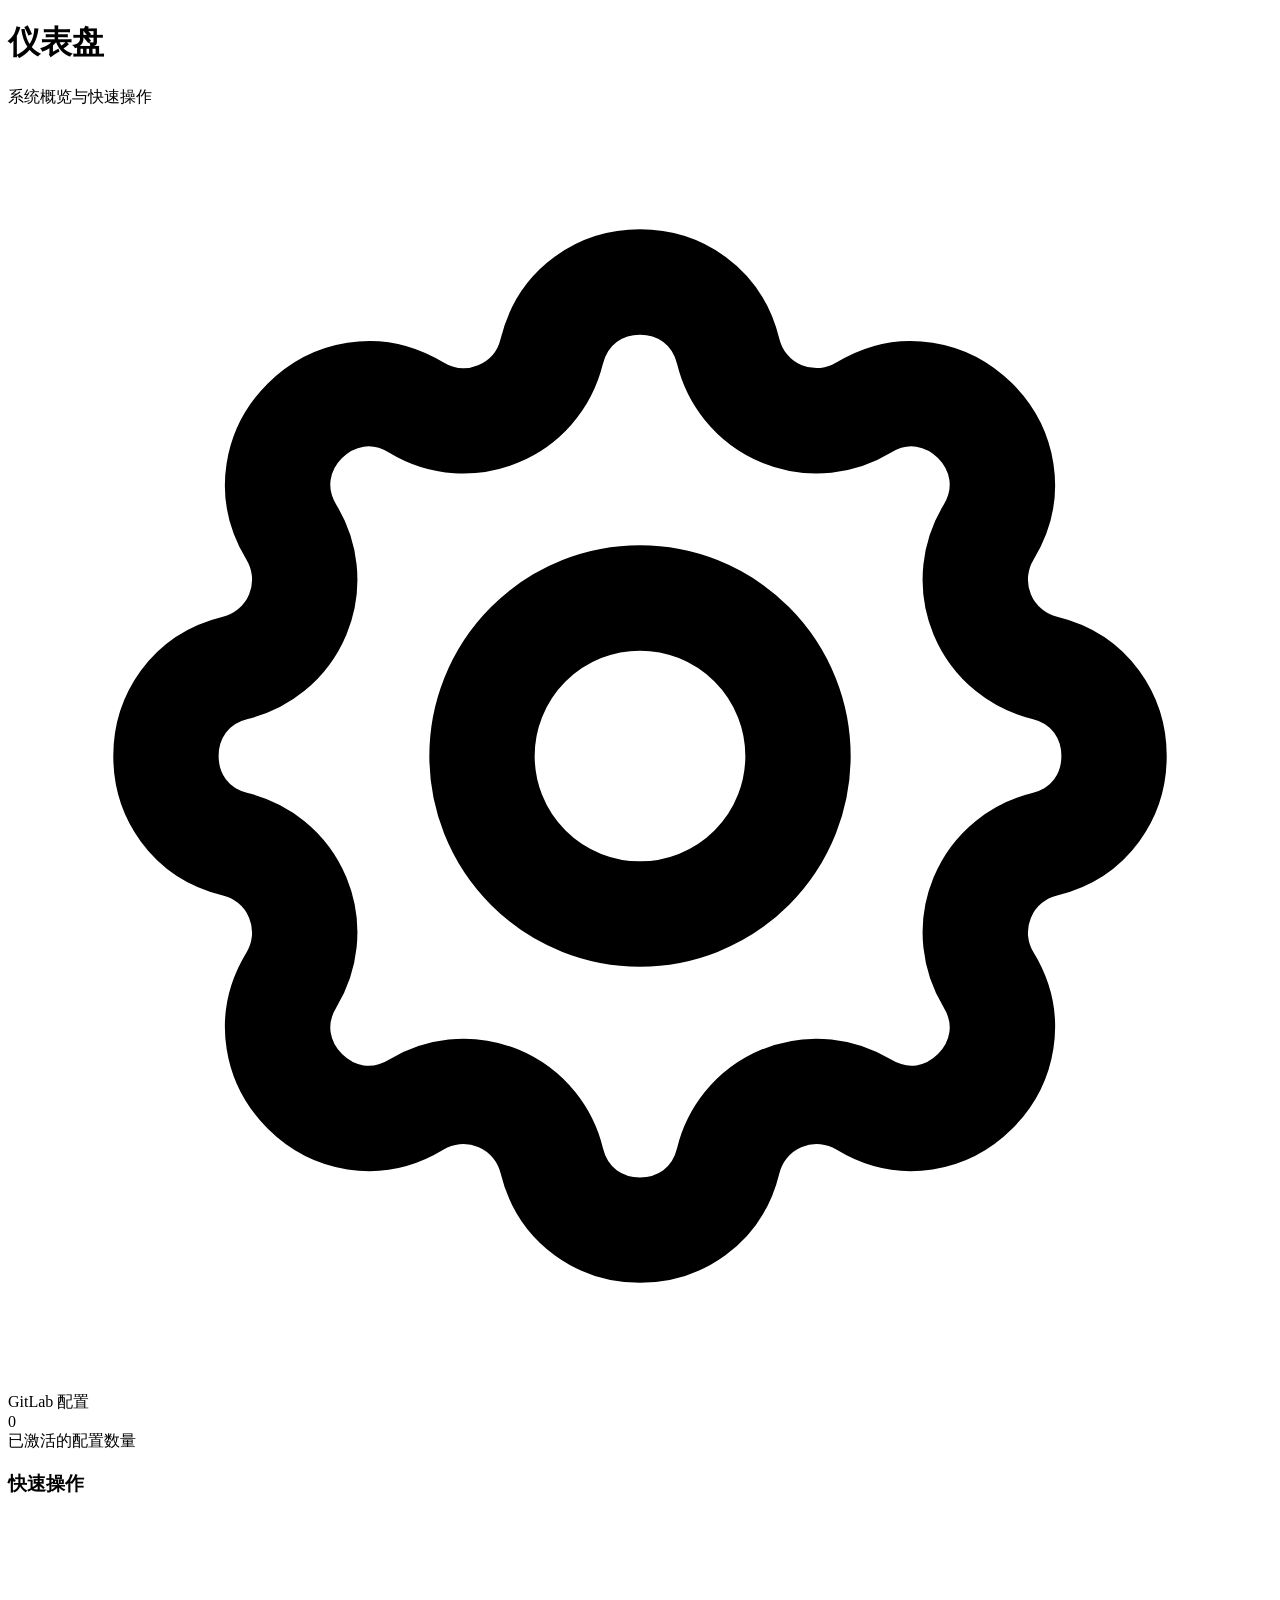
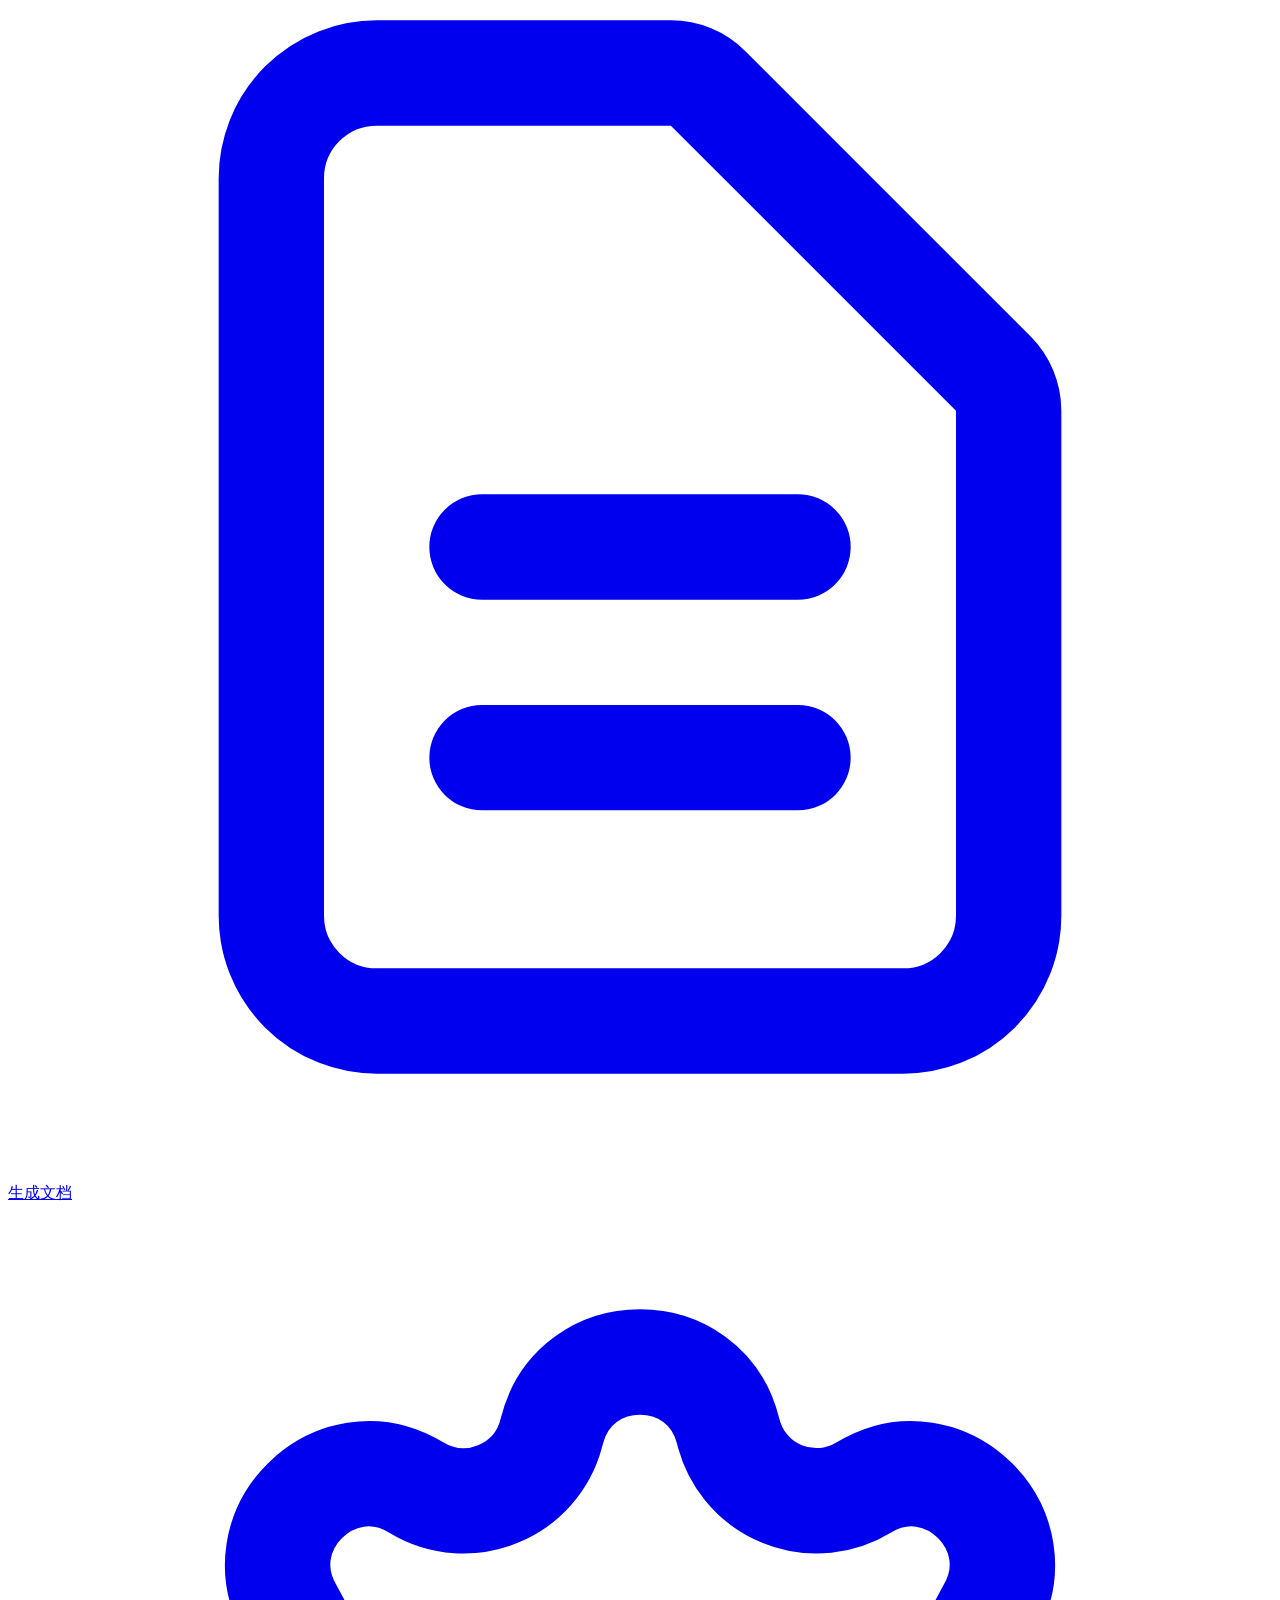
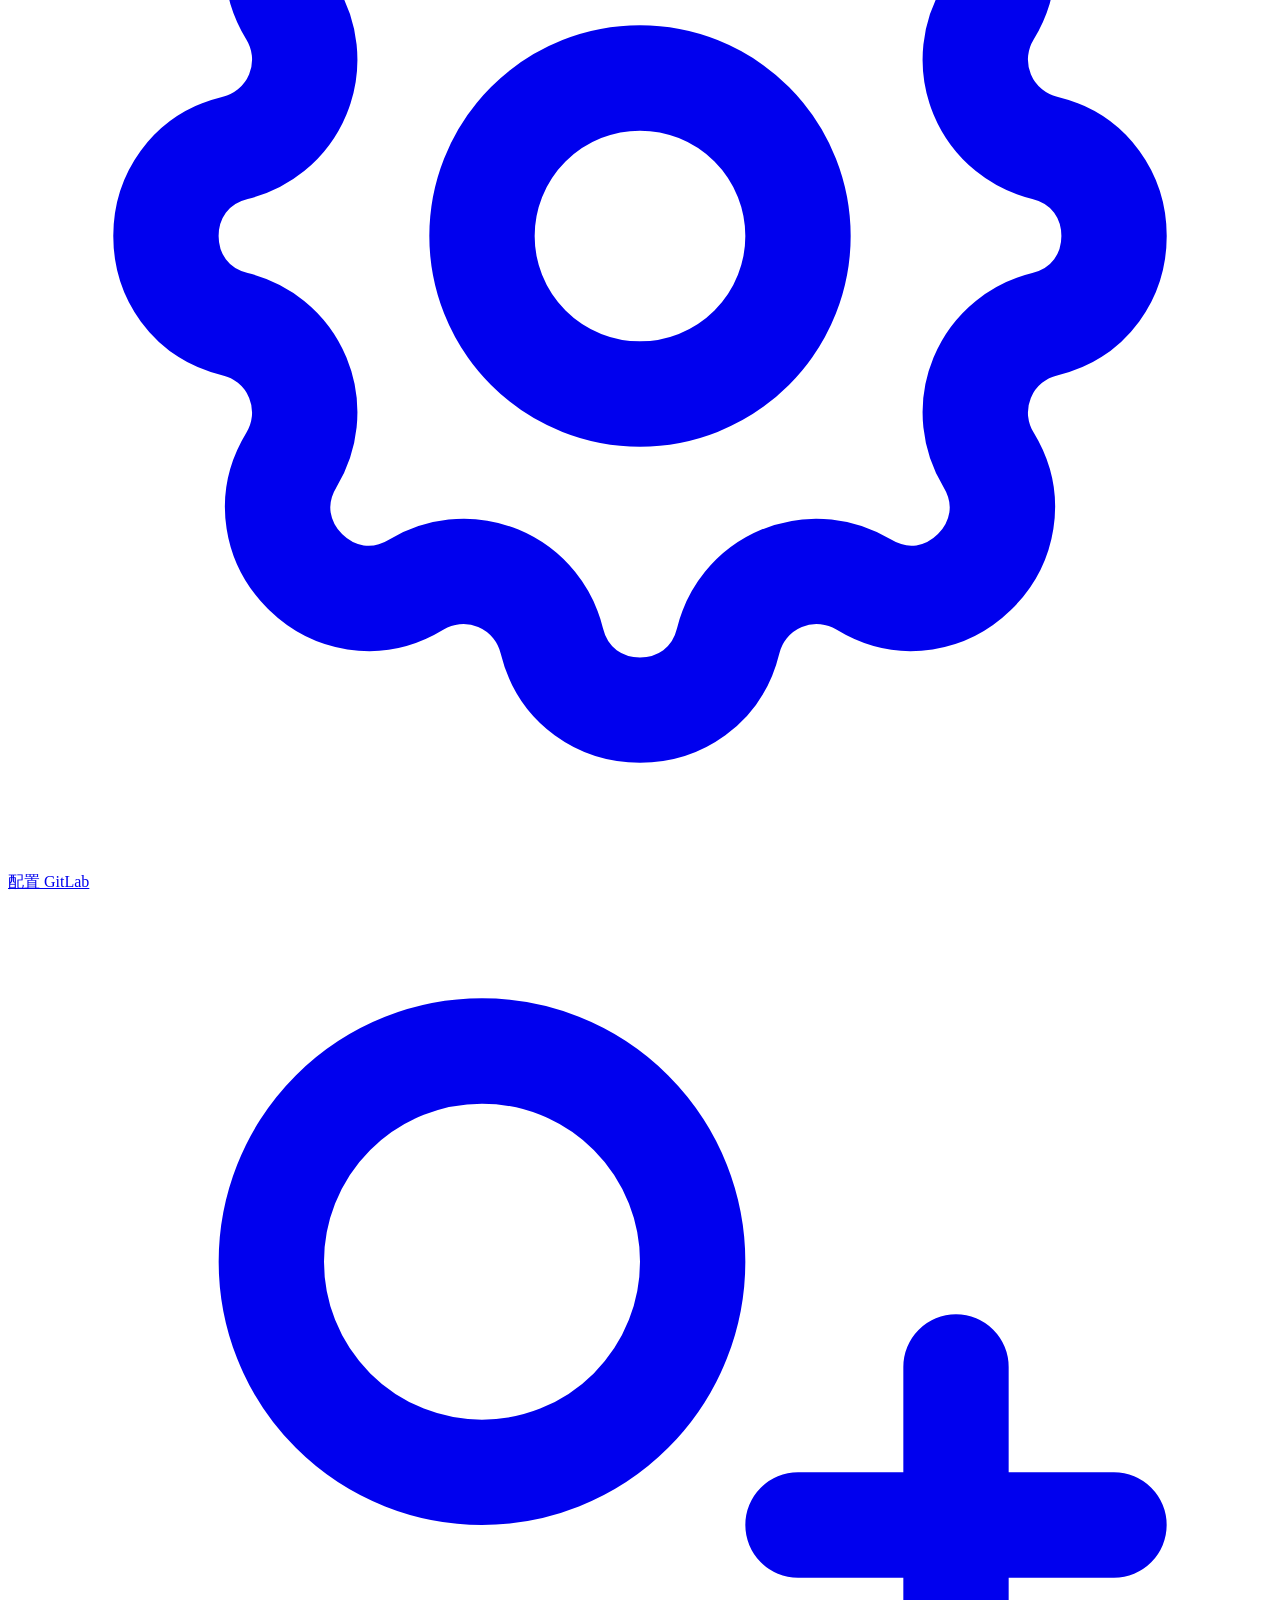
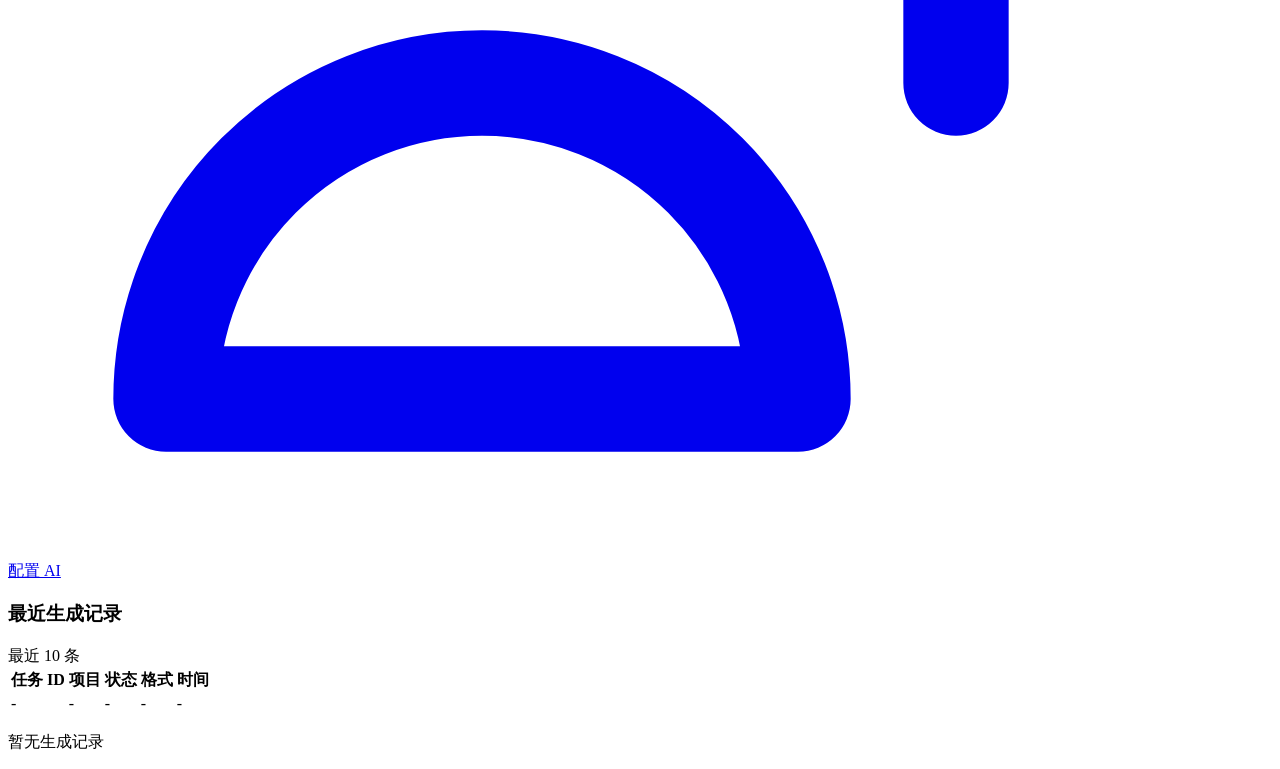
<file: devops-ai-web/src/main/resources/templates/index.html>
<!DOCTYPE html>
<html xmlns:th="http://www.thymeleaf.org" class="bg-[#0A0E14]">
<head th:replace="fragments/header :: header">
    <meta charset="UTF-8">
    <meta name="viewport" content="width=device-width, initial-scale=1.0">
    <title>仪表盘 - devops-ai</title>
</head>
<body class="bg-[#0A0E14] text-[#E2E8F0] min-h-screen antialiased">
<div th:replace="fragments/sidebar :: sidebar"></div>
<div class="ml-56 min-h-screen p-8">
    <div class="max-w-7xl mx-auto">
        <div class="flex items-center justify-between mb-8">
            <div>
                <h1 class="text-xl font-semibold text-[#F8FAFC] tracking-tight">仪表盘</h1>
                <p class="text-sm text-[#64748B] mt-1">系统概览与快速操作</p>
            </div>
        </div>

        <div class="grid grid-cols-12 gap-5">
            <div class="col-span-12 lg:col-span-4">
                <div class="bg-[#0F172A] rounded-xl border border-[#1E293B] p-6 card-hover">
                    <div class="flex items-center gap-3 mb-3">
                        <div class="w-10 h-10 rounded-lg bg-[#22C55E]/10 flex items-center justify-center">
                            <svg class="w-5 h-5 text-[#22C55E]" fill="none" stroke="currentColor" viewBox="0 0 24 24">
                                <path stroke-linecap="round" stroke-linejoin="round" stroke-width="2" d="M10.325 4.317c.426-1.756 2.924-1.756 3.35 0a1.724 1.724 0 002.573 1.066c1.543-.94 3.31.826 2.37 2.37a1.724 1.724 0 001.066 2.573c1.756.426 1.756 2.924 0 3.35a1.724 1.724 0 00-1.066 2.573c.94 1.543-.826 3.31-2.37 2.37a1.724 1.724 0 00-2.573 1.066c-.426 1.756-2.924 1.756-3.35 0a1.724 1.724 0 00-2.573-1.066c-1.543.94-3.31-.826-2.37-2.37a1.724 1.724 0 00-1.066-2.573c-1.756-.426-1.756-2.924 0-3.35a1.724 1.724 0 001.066-2.573c-.94-1.543.826-3.31 2.37-2.37.996.608 2.296.07 2.572-1.065z"/>
                                <path stroke-linecap="round" stroke-linejoin="round" stroke-width="2" d="M15 12a3 3 0 11-6 0 3 3 0 016 0z"/>
                            </svg>
                        </div>
                        <span class="text-sm font-medium text-[#94A3B8]">GitLab 配置</span>
                    </div>
                    <div class="text-4xl font-bold text-[#F8FAFC] tracking-tight" th:text="${configCount}">0</div>
                    <div class="mt-2 text-xs text-[#64748B]">已激活的配置数量</div>
                </div>
            </div>

            <div class="col-span-12 lg:col-span-8">
                <div class="bg-[#0F172A] rounded-xl border border-[#1E293B] p-6 h-full">
                    <h3 class="text-sm font-medium text-[#94A3B8] mb-4">快速操作</h3>
                    <div class="flex flex-wrap gap-3">
                        <a href="/generate" class="btn-primary inline-flex items-center gap-2 px-4 py-2.5 rounded-lg bg-[#22C55E] text-[#0F172A] text-sm font-medium no-underline">
                            <svg class="w-4 h-4" fill="none" stroke="currentColor" viewBox="0 0 24 24">
                                <path stroke-linecap="round" stroke-linejoin="round" stroke-width="2" d="M9 12h6m-6 4h6m2 5H7a2 2 0 01-2-2V5a2 2 0 012-2h5.586a1 1 0 01.707.293l5.414 5.414a1 1 0 01.293.707V19a2 2 0 01-2 2z"/>
                            </svg>
                            生成文档
                        </a>
                        <a href="/config/gitlab" class="btn-ghost inline-flex items-center gap-2 px-4 py-2.5 rounded-lg border border-[#1E293B] text-[#94A3B8] text-sm font-medium no-underline hover:text-[#F8FAFC]">
                            <svg class="w-4 h-4" fill="none" stroke="currentColor" viewBox="0 0 24 24">
                                <path stroke-linecap="round" stroke-linejoin="round" stroke-width="2" d="M10.325 4.317c.426-1.756 2.924-1.756 3.35 0a1.724 1.724 0 002.573 1.066c1.543-.94 3.31.826 2.37 2.37a1.724 1.724 0 001.066 2.573c1.756.426 1.756 2.924 0 3.35a1.724 1.724 0 00-1.066 2.573c.94 1.543-.826 3.31-2.37 2.37a1.724 1.724 0 00-2.573 1.066c-.426 1.756-2.924 1.756-3.35 0a1.724 1.724 0 00-2.573-1.066c-1.543.94-3.31-.826-2.37-2.37a1.724 1.724 0 00-1.066-2.573c-1.756-.426-1.756-2.924 0-3.35a1.724 1.724 0 001.066-2.573c-.94-1.543.826-3.31 2.37-2.37.996.608 2.296.07 2.572-1.065z"/>
                                <path stroke-linecap="round" stroke-linejoin="round" stroke-width="2" d="M15 12a3 3 0 11-6 0 3 3 0 016 0z"/>
                            </svg>
                            配置 GitLab
                        </a>
                        <a href="/config/ai" class="btn-ghost inline-flex items-center gap-2 px-4 py-2.5 rounded-lg border border-[#1E293B] text-[#94A3B8] text-sm font-medium no-underline hover:text-[#F8FAFC]">
                            <svg class="w-4 h-4" fill="none" stroke="currentColor" viewBox="0 0 24 24">
                                <path stroke-linecap="round" stroke-linejoin="round" stroke-width="2" d="M13 7a4 4 0 11-8 0 4 4 0 018 0zM3 21a6 6 0 0112 0H3zM18 9v6m-3-3h6"/>
                            </svg>
                            配置 AI
                        </a>
                    </div>
                </div>
            </div>
        </div>

        <div class="bg-[#0F172A] rounded-xl border border-[#1E293B] mt-5">
            <div class="px-6 py-4 border-b border-[#1E293B] flex items-center justify-between">
                <h3 class="text-sm font-medium text-[#F8FAFC]">最近生成记录</h3>
                <span class="text-xs text-[#64748B]">最近 10 条</span>
            </div>
            <div class="p-6">
                <table class="w-full" th:if="${not #lists.isEmpty(recentLogs)}">
                    <thead>
                        <tr class="text-left">
                            <th class="pb-3 pr-4 text-[#64748B]">任务 ID</th>
                            <th class="pb-3 pr-4 text-[#64748B]">项目</th>
                            <th class="pb-3 pr-4 text-[#64748B]">状态</th>
                            <th class="pb-3 pr-4 text-[#64748B]">格式</th>
                            <th class="pb-3 text-[#64748B]">时间</th>
                        </tr>
                    </thead>
                    <tbody>
                        <tr th:each="log : ${recentLogs}" class="border-t border-[#1E293B] fade-in">
                            <td class="py-3 pr-4 text-sm text-[#94A3B8] font-mono" th:text="${log.taskId}">-</td>
                            <td class="py-3 pr-4 text-sm text-[#E2E8F0]" th:text="${log.projectId}">-</td>
                            <td class="py-3 pr-4">
                                <span class="inline-flex items-center px-2 py-0.5 rounded text-xs font-medium"
                                      th:classappend="${log.status == 'completed'} ? 'bg-[#22C55E]/10 text-[#22C55E]' :
                                      (${log.status} == 'failed' ? 'bg-red-500/10 text-red-400' : 'bg-yellow-500/10 text-yellow-400')"
                                      th:text="${log.status}">-</span>
                            </td>
                            <td class="py-3 pr-4 text-sm text-[#94A3B8]" th:text="${log.format}">-</td>
                            <td class="py-3 text-sm text-[#64748B]" th:text="${log.createdAt}">-</td>
                        </tr>
                    </tbody>
                </table>
                <p th:unless="${not #lists.isEmpty(recentLogs)}" class="text-sm text-[#64748B] text-center py-8">暂无生成记录</p>
            </div>
        </div>
    </div>
</div>
</body>
</html>
</file>
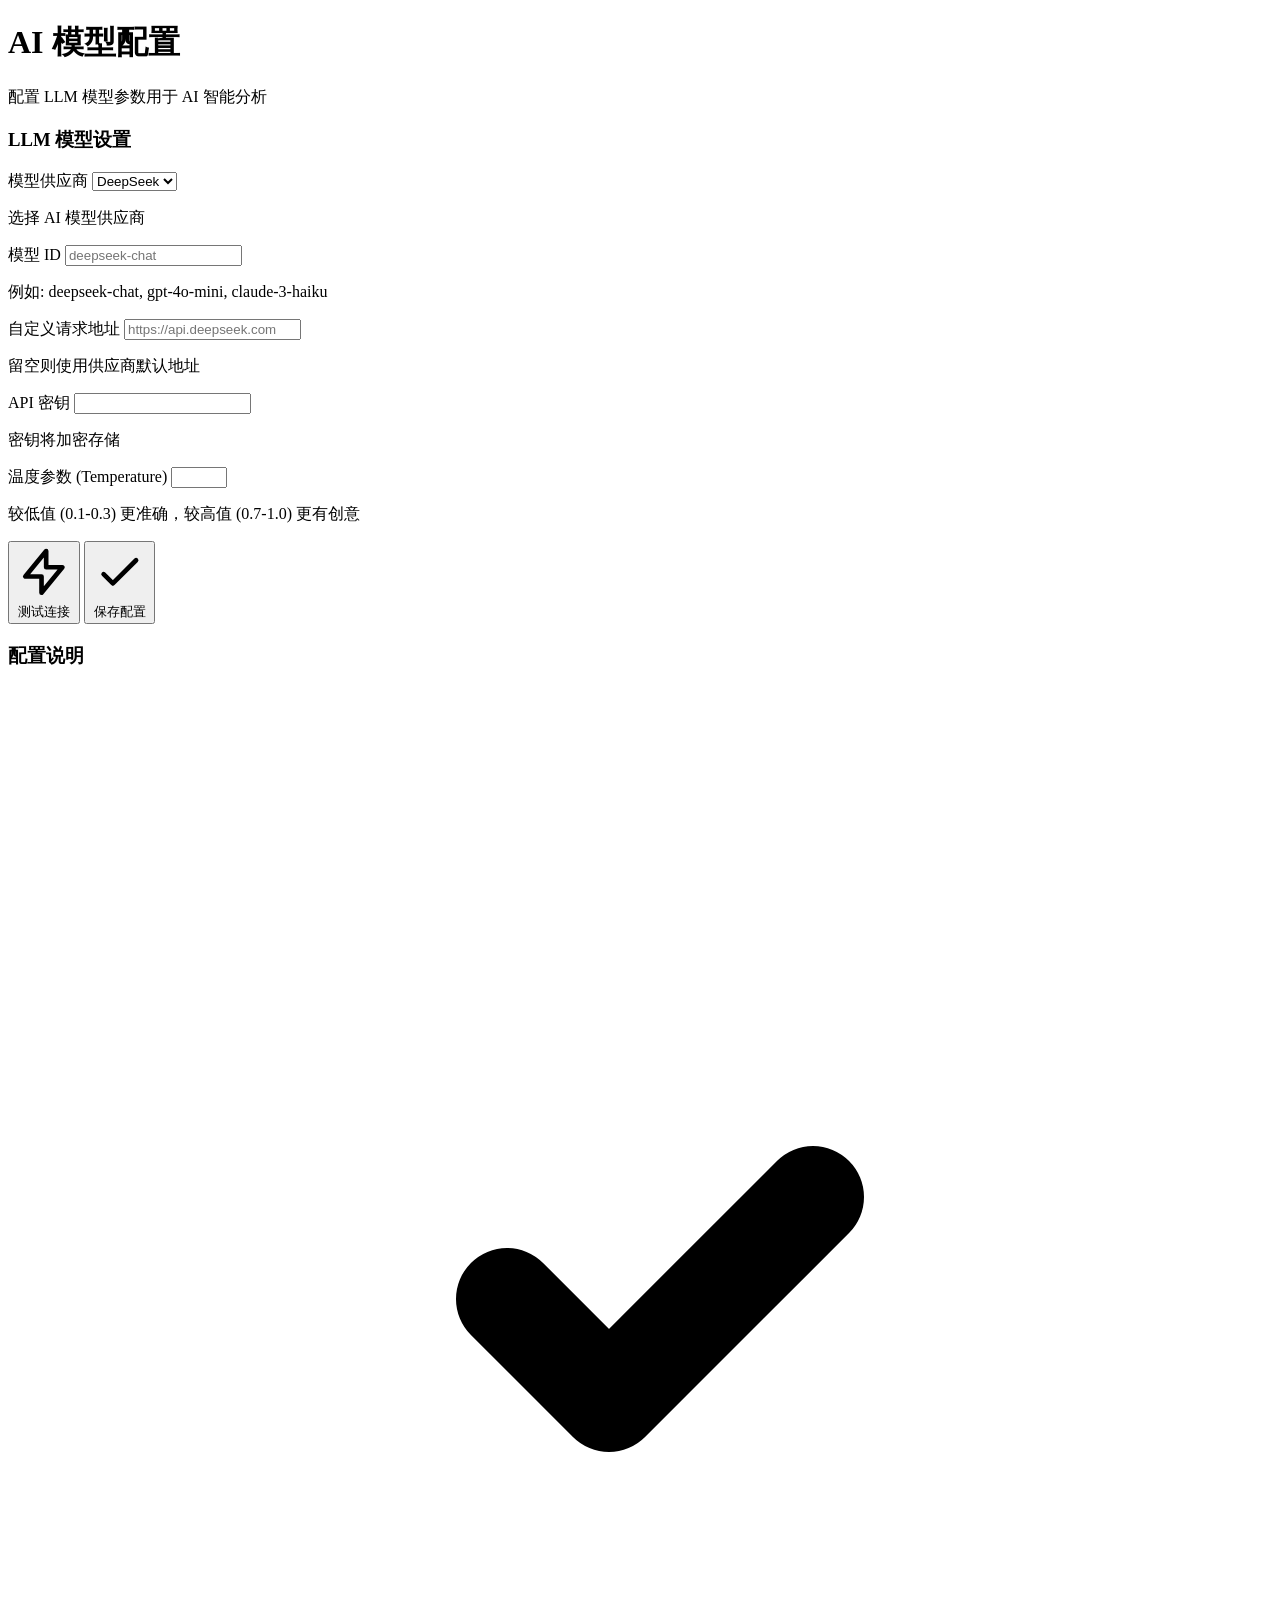
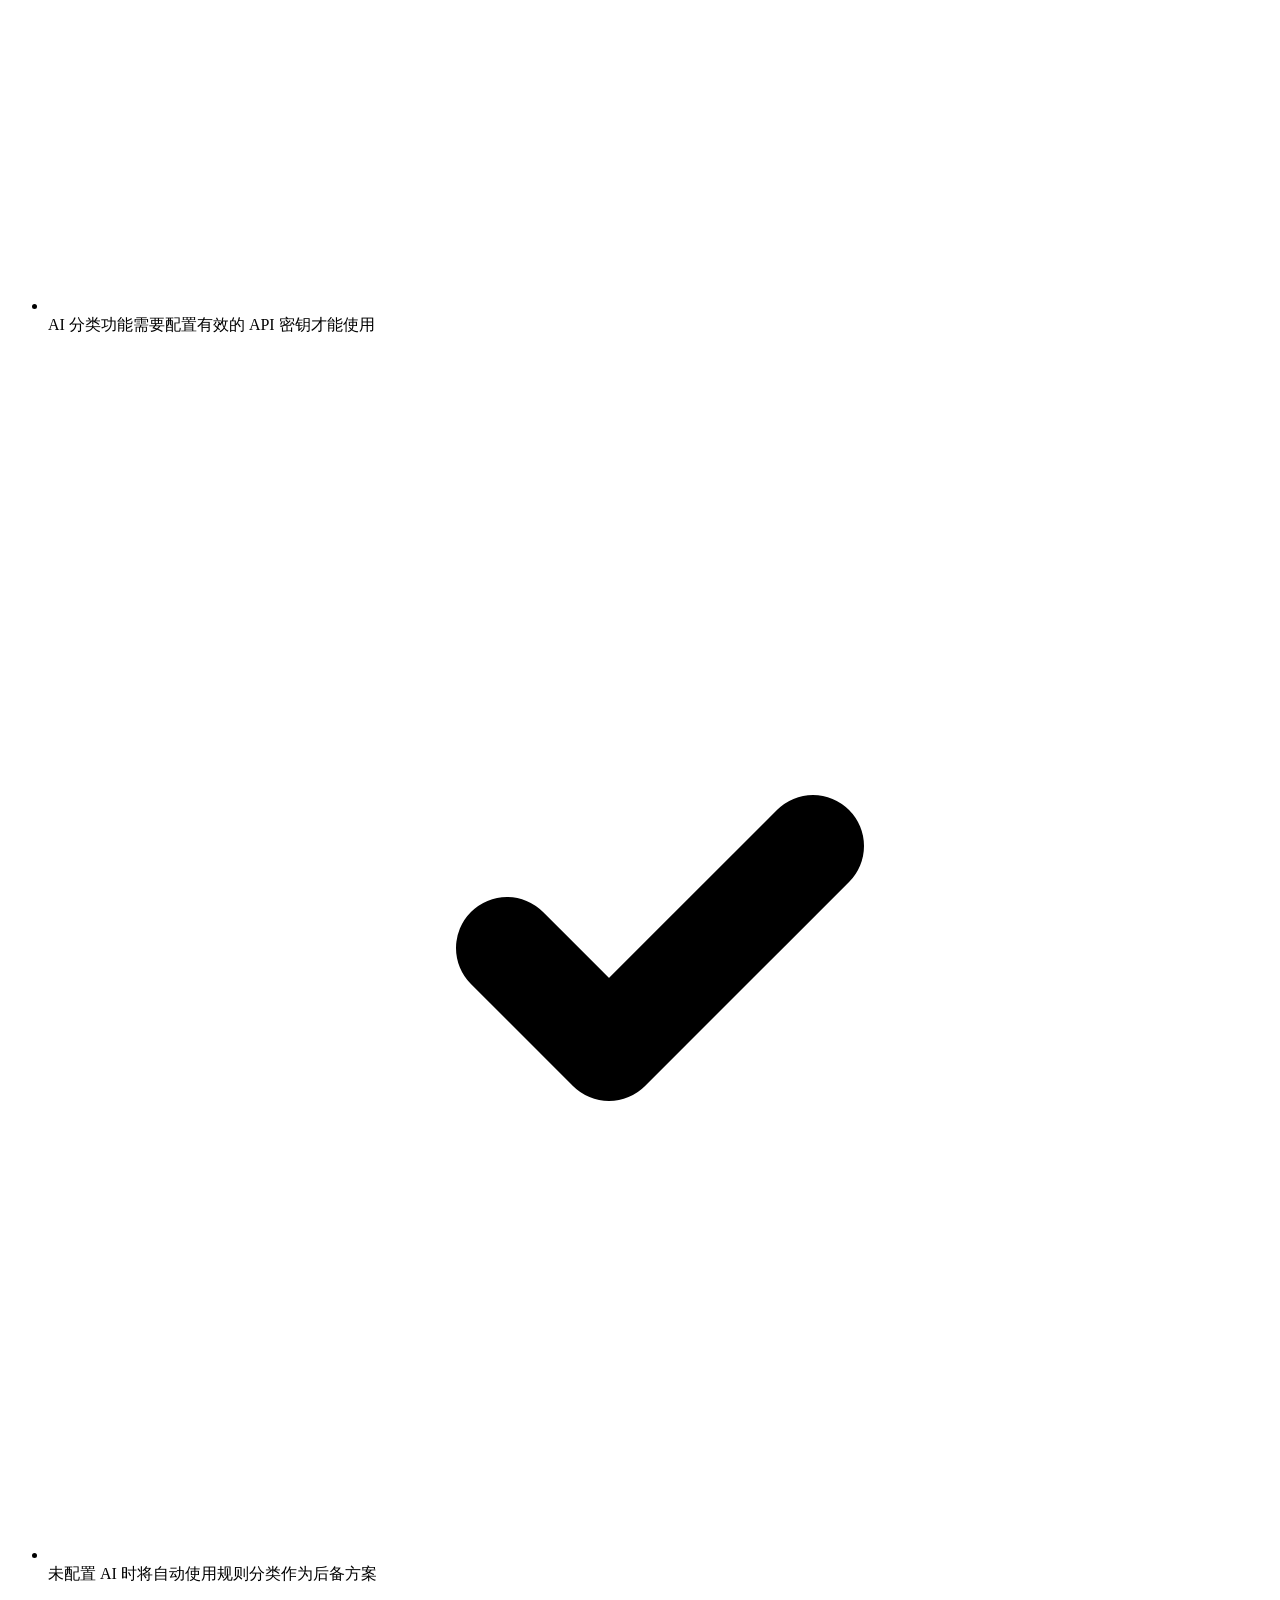
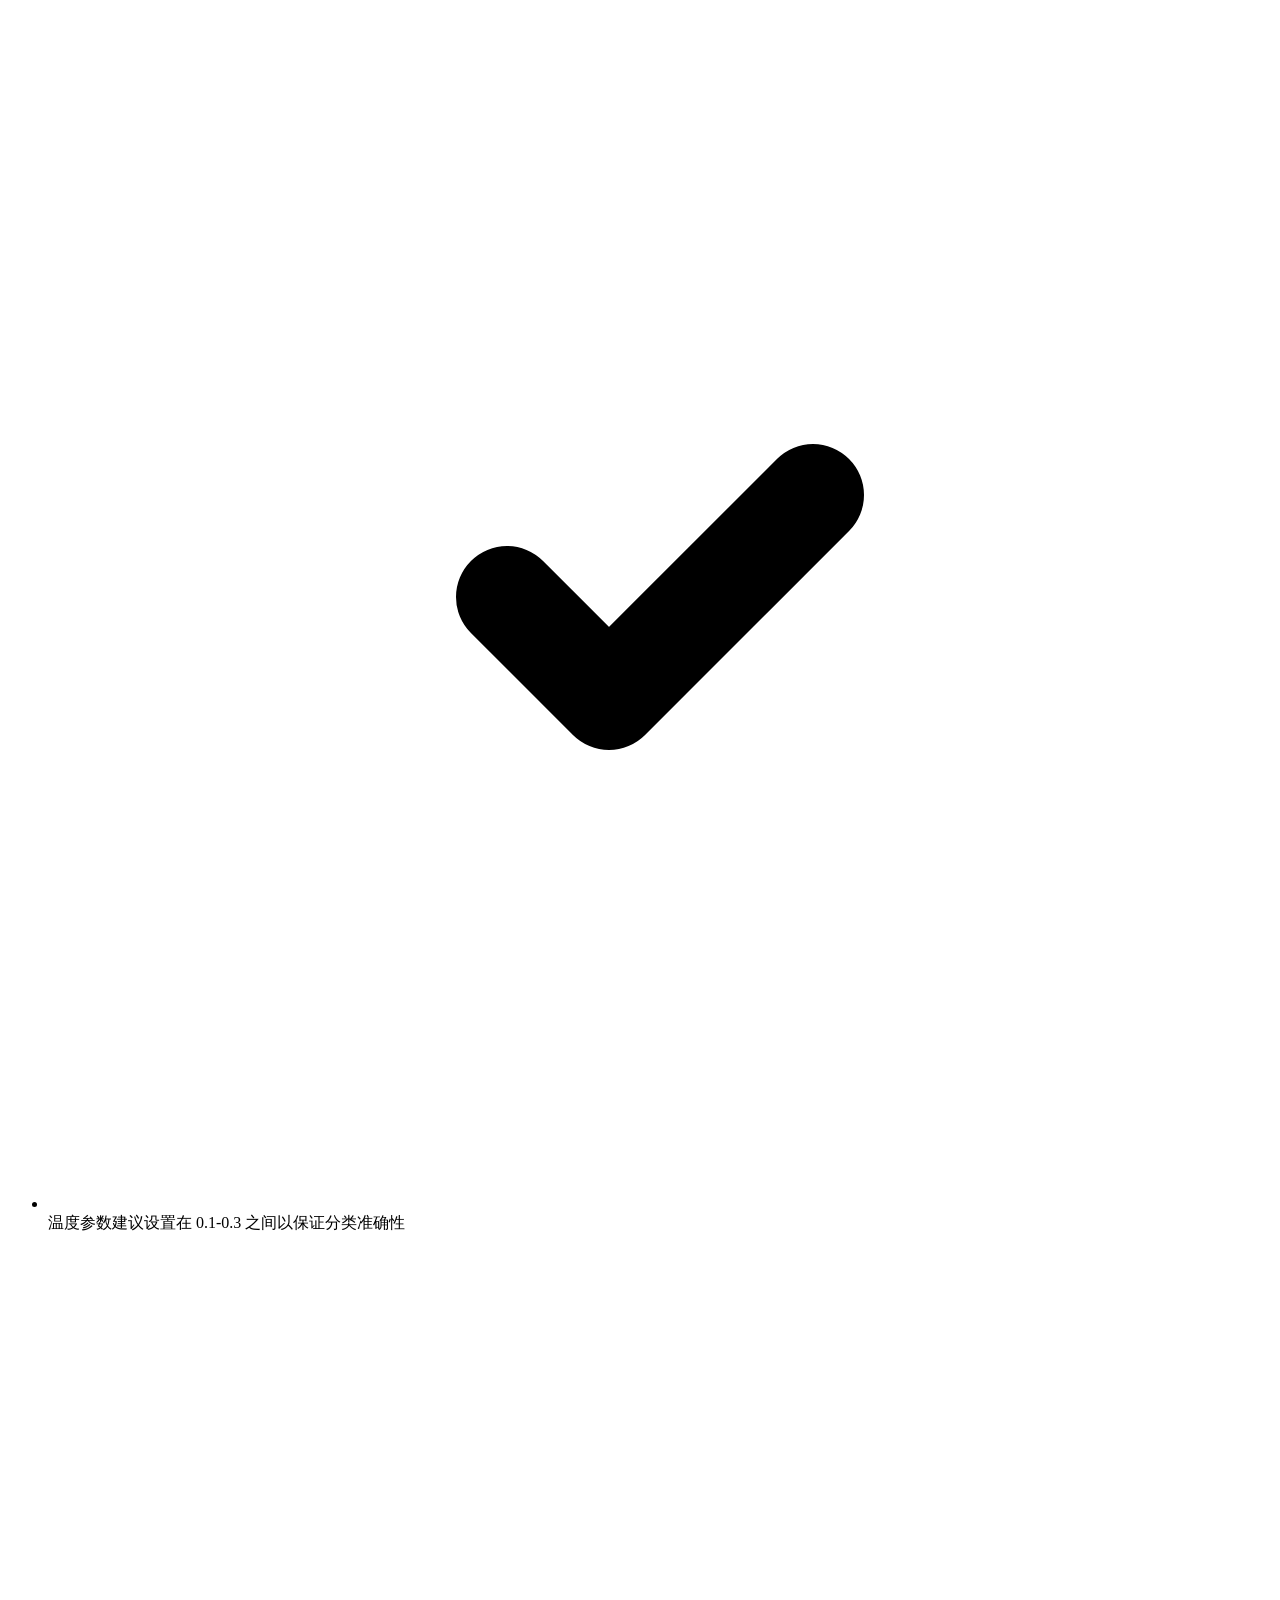
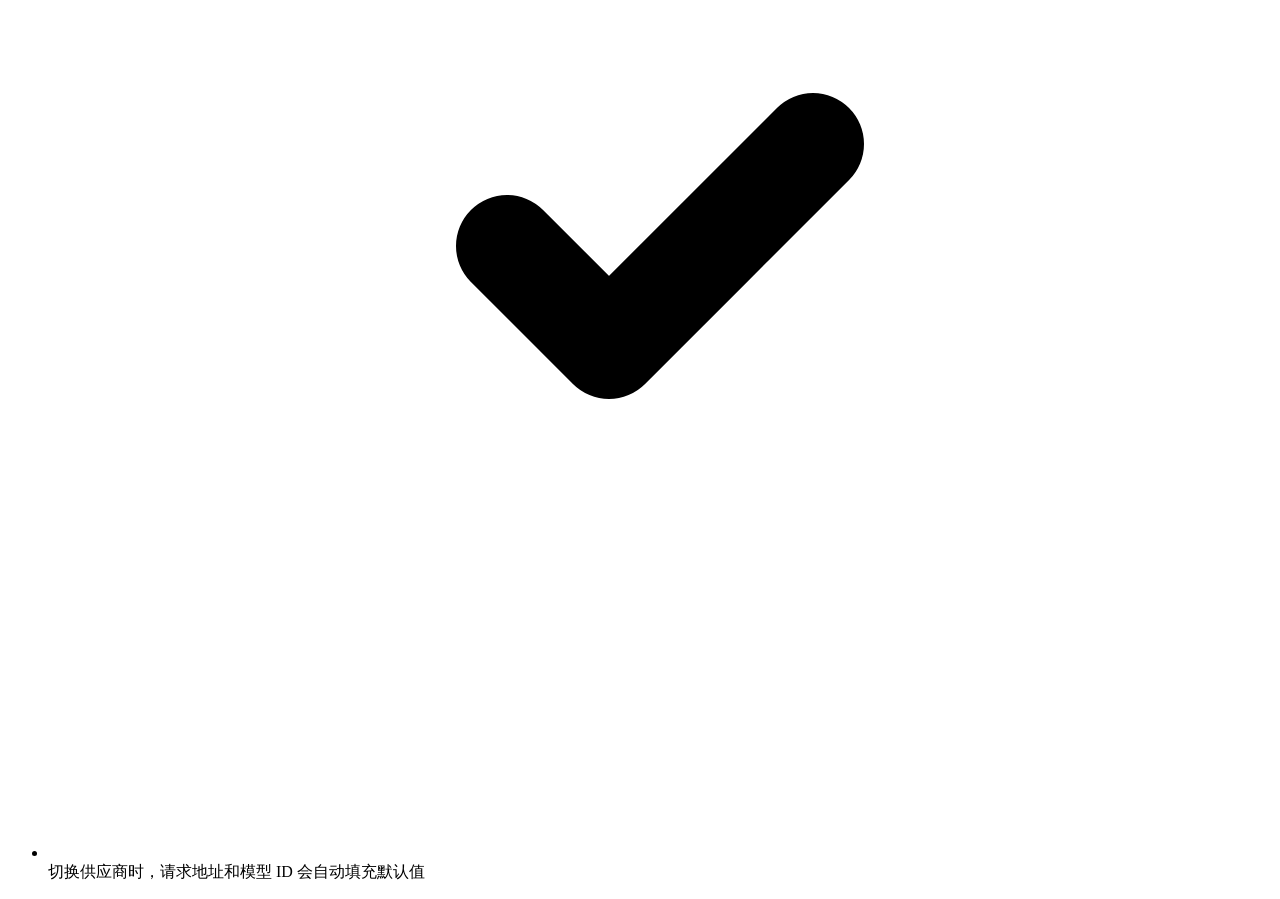
<file: devops-ai-web/src/main/resources/templates/ai-config.html>
<!DOCTYPE html>
<html xmlns:th="http://www.thymeleaf.org">
<head th:replace="fragments/header :: header">
    <meta charset="UTF-8">
    <meta name="viewport" content="width=device-width, initial-scale=1.0">
    <title>AI 模型配置 - devops-ai</title>
</head>
<body class="bg-[#0A0E14] text-[#E2E8F0] min-h-screen antialiased">
<div th:replace="fragments/sidebar :: sidebar"></div>
<div class="ml-56 min-h-screen p-8">
    <div class="max-w-4xl mx-auto">
        <div class="mb-8">
            <h1 class="text-xl font-semibold text-[#F8FAFC] tracking-tight">AI 模型配置</h1>
            <p class="text-sm text-[#64748B] mt-1">配置 LLM 模型参数用于 AI 智能分析</p>
        </div>

        <div class="bg-[#0F172A] rounded-xl border border-[#1E293B]">
            <div class="px-6 py-4 border-b border-[#1E293B]">
                <h3 class="text-sm font-medium text-[#F8FAFC]">LLM 模型设置</h3>
            </div>
            <div class="p-6">
                <form action="/config/ai" method="post" th:action="@{/config/ai}">
                    <div class="grid grid-cols-1 md:grid-cols-2 gap-5">
                        <div>
                            <label class="block text-sm font-medium text-[#94A3B8] mb-1.5">模型供应商</label>
                            <select name="provider" class="input-field w-full bg-[#0A0E14] border border-[#1E293B] rounded-lg px-3 py-2.5 text-sm text-[#E2E8F0] focus:outline-none" id="providerSelect">
                                <option value="deepseek" th:selected="${provider == 'deepseek'}" class="bg-[#0F172A]">DeepSeek</option>
                                <option value="openai" th:selected="${provider == 'openai'}" class="bg-[#0F172A]">OpenAI</option>
                                <option value="anthropic" th:selected="${provider == 'anthropic'}" class="bg-[#0F172A]">Anthropic</option>
                            </select>
                            <p class="mt-1 text-xs text-[#64748B]">选择 AI 模型供应商</p>
                        </div>
                        <div>
                            <label class="block text-sm font-medium text-[#94A3B8] mb-1.5">模型 ID</label>
                            <input type="text" name="modelName" class="input-field w-full bg-[#0A0E14] border border-[#1E293B] rounded-lg px-3 py-2.5 text-sm text-[#E2E8F0] focus:outline-none" th:value="${modelName}" placeholder="deepseek-chat">
                            <p class="mt-1 text-xs text-[#64748B]">例如: deepseek-chat, gpt-4o-mini, claude-3-haiku</p>
                        </div>
                        <div>
                            <label class="block text-sm font-medium text-[#94A3B8] mb-1.5">自定义请求地址</label>
                            <input type="url" name="apiUrl" class="input-field w-full bg-[#0A0E14] border border-[#1E293B] rounded-lg px-3 py-2.5 text-sm text-[#E2E8F0] focus:outline-none" th:value="${apiUrl}" placeholder="https://api.deepseek.com" id="apiUrlInput">
                            <p class="mt-1 text-xs text-[#64748B]">留空则使用供应商默认地址</p>
                        </div>
                        <div>
                            <label class="block text-sm font-medium text-[#94A3B8] mb-1.5">API 密钥</label>
                            <input type="password" name="apiKey" class="input-field w-full bg-[#0A0E14] border border-[#1E293B] rounded-lg px-3 py-2.5 text-sm text-[#E2E8F0] focus:outline-none" th:value="${apiKey}" required>
                            <p class="mt-1 text-xs text-[#64748B]">密钥将加密存储</p>
                        </div>
                        <div>
                            <label class="block text-sm font-medium text-[#94A3B8] mb-1.5">温度参数 (Temperature)</label>
                            <input type="number" name="temperature" class="input-field w-full bg-[#0A0E14] border border-[#1E293B] rounded-lg px-3 py-2.5 text-sm text-[#E2E8F0] focus:outline-none" step="0.1" min="0" max="2" th:value="${temperature}">
                            <p class="mt-1 text-xs text-[#64748B]">较低值 (0.1-0.3) 更准确，较高值 (0.7-1.0) 更有创意</p>
                        </div>
                    </div>

                    <div id="testResult" class="mb-4" style="display:none;"></div>

                    <div class="flex gap-3 mt-6">
                        <button type="button" class="btn-ghost inline-flex items-center gap-2 px-5 py-2.5 rounded-lg border border-[#1E293B] text-sm text-[#94A3B8] cursor-pointer bg-transparent hover:text-[#F8FAFC]" onclick="testConnection()">
                            <svg class="w-4 h-4" fill="none" stroke="currentColor" viewBox="0 0 24 24">
                                <path stroke-linecap="round" stroke-linejoin="round" stroke-width="2" d="M13 10V3L4 14h7v7l9-11h-7z"/>
                            </svg>
                            测试连接
                        </button>
                        <button type="submit" class="btn-primary inline-flex items-center gap-2 px-5 py-2.5 rounded-lg bg-[#22C55E] text-[#0F172A] text-sm font-semibold border-none cursor-pointer">
                            <svg class="w-4 h-4" fill="none" stroke="currentColor" viewBox="0 0 24 24">
                                <path stroke-linecap="round" stroke-linejoin="round" stroke-width="2" d="M5 13l4 4L19 7"/>
                            </svg>
                            保存配置
                        </button>
                    </div>
                </form>
            </div>
        </div>

        <div class="bg-[#0F172A] rounded-xl border border-[#1E293B] mt-5">
            <div class="px-6 py-4 border-b border-[#1E293B]">
                <h3 class="text-sm font-medium text-[#F8FAFC]">配置说明</h3>
            </div>
            <div class="p-6">
                <ul class="space-y-2 text-sm text-[#94A3B8]">
                    <li class="flex items-start gap-2">
                        <svg class="w-4 h-4 mt-0.5 text-[#22C55E] shrink-0" fill="none" stroke="currentColor" viewBox="0 0 24 24"><path stroke-linecap="round" stroke-linejoin="round" stroke-width="2" d="M9 12l2 2 4-4"/></svg>
                        AI 分类功能需要配置有效的 API 密钥才能使用
                    </li>
                    <li class="flex items-start gap-2">
                        <svg class="w-4 h-4 mt-0.5 text-[#22C55E] shrink-0" fill="none" stroke="currentColor" viewBox="0 0 24 24"><path stroke-linecap="round" stroke-linejoin="round" stroke-width="2" d="M9 12l2 2 4-4"/></svg>
                        未配置 AI 时将自动使用规则分类作为后备方案
                    </li>
                    <li class="flex items-start gap-2">
                        <svg class="w-4 h-4 mt-0.5 text-[#22C55E] shrink-0" fill="none" stroke="currentColor" viewBox="0 0 24 24"><path stroke-linecap="round" stroke-linejoin="round" stroke-width="2" d="M9 12l2 2 4-4"/></svg>
                        温度参数建议设置在 0.1-0.3 之间以保证分类准确性
                    </li>
                    <li class="flex items-start gap-2">
                        <svg class="w-4 h-4 mt-0.5 text-[#22C55E] shrink-0" fill="none" stroke="currentColor" viewBox="0 0 24 24"><path stroke-linecap="round" stroke-linejoin="round" stroke-width="2" d="M9 12l2 2 4-4"/></svg>
                        切换供应商时，请求地址和模型 ID 会自动填充默认值
                    </li>
                </ul>
            </div>
        </div>
    </div>
</div>

<script>
    var defaults = {
        deepseek: { url: 'https://api.deepseek.com', model: 'deepseek-chat' },
        openai: { url: 'https://api.openai.com', model: 'gpt-4o-mini' },
        anthropic: { url: 'https://api.anthropic.com', model: 'claude-3-haiku' }
    };

    document.getElementById('providerSelect').addEventListener('change', function() {
        var provider = this.value;
        var cfg = defaults[provider];
        var urlInput = document.getElementById('apiUrlInput');
        var modelInput = document.querySelector('input[name="modelName"]');
        if (urlInput && !urlInput.value) urlInput.value = cfg.url;
        if (modelInput && !modelInput.value) modelInput.value = cfg.model;
    });

    function testConnection() {
        var resultDiv = document.getElementById('testResult');
        resultDiv.style.display = 'block';
        resultDiv.className = 'mb-4 px-4 py-3 rounded-lg bg-[#3B82F6]/10 border border-[#3B82F6]/20 text-sm text-[#3B82F6]';
        resultDiv.textContent = '正在测试连接...';

        var form = document.querySelector('form');
        var data = new URLSearchParams();
        data.append('provider', document.querySelector('select[name="provider"]').value);
        data.append('apiUrl', document.querySelector('input[name="apiUrl"]').value);
        data.append('modelName', document.querySelector('input[name="modelName"]').value);
        data.append('apiKey', document.querySelector('input[name="apiKey"]').value);

        fetch('/config/ai/test', {
            method: 'POST',
            headers: { 'Content-Type': 'application/x-www-form-urlencoded' },
            body: data
        })
        .then(function(resp) { return resp.text(); })
        .then(function(text) {
            if (text.indexOf('成功') !== -1) {
                resultDiv.className = 'mb-4 px-4 py-3 rounded-lg bg-[#22C55E]/10 border border-[#22C55E]/20 text-sm text-[#22C55E]';
            } else {
                resultDiv.className = 'mb-4 px-4 py-3 rounded-lg bg-red-500/10 border border-red-500/20 text-sm text-red-400';
            }
            resultDiv.textContent = text;
        })
        .catch(function(err) {
            resultDiv.className = 'mb-4 px-4 py-3 rounded-lg bg-red-500/10 border border-red-500/20 text-sm text-red-400';
            resultDiv.textContent = '请求失败: ' + err.message;
        });
    }
</script>
</body>
</html>
</file>
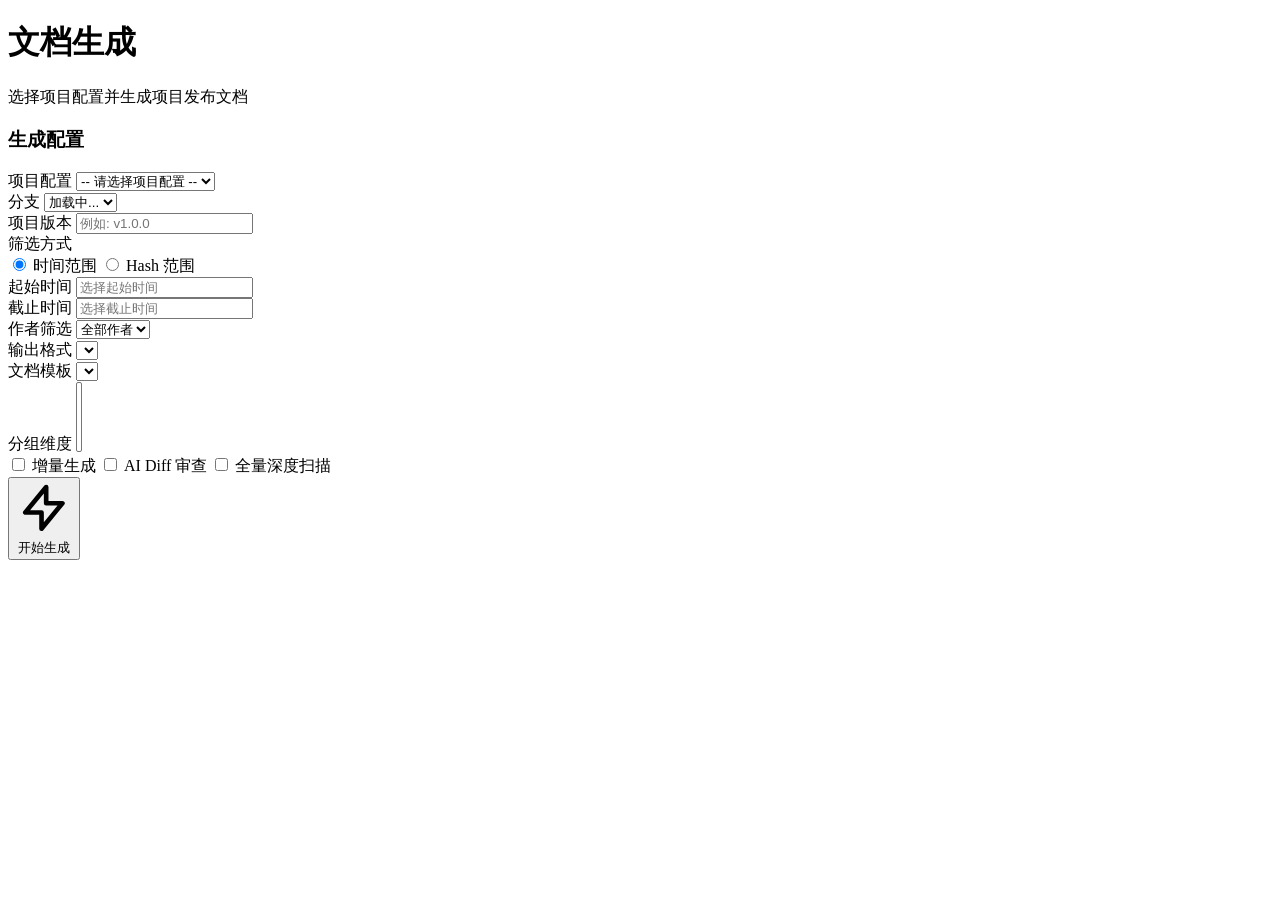
<file: devops-ai-web/src/main/resources/templates/generate.html>
<!DOCTYPE html>
<html xmlns:th="http://www.thymeleaf.org">
<head th:replace="fragments/header :: header">
    <meta charset="UTF-8">
    <meta name="viewport" content="width=device-width, initial-scale=1.0">
    <title>文档生成 - devops-ai</title>
</head>
<body class="bg-[#0A0E14] text-[#E2E8F0] min-h-screen antialiased">
<div th:replace="fragments/sidebar :: sidebar"></div>
<div class="ml-56 min-h-screen p-8">
    <div class="max-w-6xl mx-auto">
        <div class="mb-8">
            <h1 class="text-xl font-semibold text-[#F8FAFC] tracking-tight">文档生成</h1>
            <p class="text-sm text-[#64748B] mt-1">选择项目配置并生成项目发布文档</p>
        </div>

        <div class="bg-[#0F172A] rounded-xl border border-[#1E293B]">
            <div class="px-6 py-4 border-b border-[#1E293B]">
                <h3 class="text-sm font-medium text-[#F8FAFC]">生成配置</h3>
            </div>
            <div class="p-6">
                <form action="/generate" method="post" th:action="@{/generate}" id="generateForm">
                    <div class="grid grid-cols-1 md:grid-cols-2 gap-5">
                        <div>
                            <label class="block text-sm font-medium text-[#94A3B8] mb-1.5">项目配置</label>
                            <select name="configId" class="input-field w-full bg-[#0A0E14] border border-[#1E293B] rounded-lg px-3 py-2.5 text-sm text-[#E2E8F0] focus:outline-none" id="configSelect" required>
                                <option value="" class="bg-[#0F172A]">-- 请选择项目配置 --</option>
                                <option th:each="p : ${projects}" th:value="${p.id}" th:text="${p.name}" class="bg-[#0F172A]"></option>
                            </select>
                        </div>
                        <div>
                            <label class="block text-sm font-medium text-[#94A3B8] mb-1.5">分支</label>
                            <select name="branch" class="input-field w-full bg-[#0A0E14] border border-[#1E293B] rounded-lg px-3 py-2.5 text-sm text-[#E2E8F0] focus:outline-none" id="branchSelect">
                                <option value="" class="bg-[#0F172A]">加载中...</option>
                            </select>
                        </div>
                        <div>
                            <label class="block text-sm font-medium text-[#94A3B8] mb-1.5">项目版本</label>
                            <input type="text" name="projectVersion" class="input-field w-full bg-[#0A0E14] border border-[#1E293B] rounded-lg px-3 py-2.5 text-sm text-[#E2E8F0] focus:outline-none" placeholder="例如: v1.0.0">
                        </div>
                    </div>

                    <div class="mt-5">
                        <label class="block text-sm font-medium text-[#94A3B8] mb-2">筛选方式</label>
                        <div class="flex gap-6">
                            <label class="flex items-center gap-2 text-sm text-[#94A3B8] cursor-pointer">
                                <input type="radio" name="filterMode" class="w-4 h-4 accent-[#22C55E]" id="filterTime" value="time" checked>
                                时间范围
                            </label>
                            <label class="flex items-center gap-2 text-sm text-[#94A3B8] cursor-pointer">
                                <input type="radio" name="filterMode" class="w-4 h-4 accent-[#22C55E]" id="filterHash" value="hash">
                                Hash 范围
                            </label>
                        </div>
                    </div>

                    <div class="grid grid-cols-1 md:grid-cols-2 gap-5 mt-4" id="timeRangeGroup">
                        <div>
                            <label class="block text-sm font-medium text-[#94A3B8] mb-1.5">起始时间</label>
                            <input type="text" name="since" id="sinceInput" class="datepicker input-field w-full bg-[#0A0E14] border border-[#1E293B] rounded-lg px-3 py-2.5 text-sm text-[#E2E8F0] focus:outline-none" placeholder="选择起始时间" data-input>
                        </div>
                        <div>
                            <label class="block text-sm font-medium text-[#94A3B8] mb-1.5">截止时间</label>
                            <input type="text" name="until" id="untilInput" class="datepicker input-field w-full bg-[#0A0E14] border border-[#1E293B] rounded-lg px-3 py-2.5 text-sm text-[#E2E8F0] focus:outline-none" placeholder="选择截止时间" data-input>
                        </div>
                    </div>

                    <div class="grid grid-cols-1 md:grid-cols-2 gap-5 mt-4" id="hashRangeGroup" style="display: none;">
                        <div>
                            <label class="block text-sm font-medium text-[#94A3B8] mb-1.5">起始提交 Hash</label>
                            <input type="text" name="sinceHash" class="input-field w-full bg-[#0A0E14] border border-[#1E293B] rounded-lg px-3 py-2.5 text-sm text-[#E2E8F0] focus:outline-none" placeholder="可选项">
                        </div>
                        <div>
                            <label class="block text-sm font-medium text-[#94A3B8] mb-1.5">截止提交 Hash</label>
                            <input type="text" name="untilHash" class="input-field w-full bg-[#0A0E14] border border-[#1E293B] rounded-lg px-3 py-2.5 text-sm text-[#E2E8F0] focus:outline-none" placeholder="可选项">
                        </div>
                    </div>

                    <div class="grid grid-cols-1 md:grid-cols-2 gap-5 mt-5">
                        <div>
                            <label class="block text-sm font-medium text-[#94A3B8] mb-1.5">作者筛选</label>
                            <select name="author" class="input-field w-full bg-[#0A0E14] border border-[#1E293B] rounded-lg px-3 py-2.5 text-sm text-[#E2E8F0] focus:outline-none" id="authorSelect">
                                <option value="" class="bg-[#0F172A]">全部作者</option>
                            </select>
                        </div>
                        <div>
                            <label class="block text-sm font-medium text-[#94A3B8] mb-1.5">输出格式</label>
                            <select name="format" class="input-field w-full bg-[#0A0E14] border border-[#1E293B] rounded-lg px-3 py-2.5 text-sm text-[#E2E8F0] focus:outline-none">
                                <option value="markdown" th:each="fmt : ${formats}" th:value="${fmt}" th:text="${fmt}" class="bg-[#0F172A]"></option>
                            </select>
                        </div>
                        <div>
                            <label class="block text-sm font-medium text-[#94A3B8] mb-1.5">文档模板</label>
                            <select name="templateName" class="input-field w-full bg-[#0A0E14] border border-[#1E293B] rounded-lg px-3 py-2.5 text-sm text-[#E2E8F0] focus:outline-none" id="templateSelect">
                                <option th:each="template : ${templates}" th:value="${template.name}" th:text="${template.displayName}" class="bg-[#0F172A]"></option>
                            </select>
                        </div>
                        <div>
                            <label class="block text-sm font-medium text-[#94A3B8] mb-1.5">分组维度</label>
                            <select name="dimensions" class="input-field w-full bg-[#0A0E14] border border-[#1E293B] rounded-lg px-3 py-2.5 text-sm text-[#E2E8F0] focus:outline-none" multiple>
                                <option value="" th:each="dim : ${dimensions}" th:value="${dim}" th:text="${dim}" class="bg-[#0F172A]"></option>
                            </select>
                        </div>
                    </div>

                    <div class="flex items-center gap-6 mt-5">
                        <label class="flex items-center gap-2 text-sm text-[#94A3B8] cursor-pointer">
                            <input type="checkbox" name="incremental" class="w-4 h-4 rounded accent-[#22C55E]" value="true">
                            增量生成
                        </label>
                        <label class="flex items-center gap-2 text-sm text-[#94A3B8] cursor-pointer" style="display:none;">
                            <input type="checkbox" name="useAiClassifier" class="w-4 h-4 rounded accent-[#22C55E]" value="true">
                            AI 提交分类
                        </label>
                        <label class="flex items-center gap-2 text-sm text-[#94A3B8] cursor-pointer" style="display:none;">
                            <input type="checkbox" name="useEfficiencyAnalysis" class="w-4 h-4 rounded accent-[#22C55E]" value="true">
                            开发者效率分析
                        </label>
                        <label class="flex items-center gap-2 text-sm text-[#94A3B8] cursor-pointer">
                            <input type="checkbox" name="useCodeReview" id="useCodeReview" class="w-4 h-4 rounded accent-[#22C55E]" value="true">
                            AI Diff 审查
                        </label>
                        <label class="flex items-center gap-2 text-sm text-[#94A3B8] cursor-pointer" id="deepScanLabel">
                            <input type="checkbox" name="useOcrDeepScan" id="useOcrDeepScan" class="w-4 h-4 rounded accent-[#F59E0B]" value="true">
                            全量深度扫描
                        </label>
                    </div>

                    <div class="mt-6">
                        <button type="submit" class="btn-primary inline-flex items-center gap-2 px-6 py-3 rounded-lg bg-[#22C55E] text-[#0F172A] text-sm font-semibold border-none cursor-pointer">
                            <svg class="w-4 h-4" fill="none" stroke="currentColor" viewBox="0 0 24 24">
                                <path stroke-linecap="round" stroke-linejoin="round" stroke-width="2" d="M13 10V3L4 14h7v7l9-11h-7z"/>
                            </svg>
                            开始生成
                        </button>
                    </div>
                </form>
            </div>
        </div>
    </div>
</div>

<script>
    // flatpickr date picker — 中文日历 + 时间选择
    flatpickr('.datepicker', {
        enableTime: true,
        dateFormat: 'Y-m-d H:i:S',
        time_24hr: true,
        locale: 'zh',
        allowInput: true
    });

    var configSelect = document.getElementById('configSelect');
    var branchSelect = document.getElementById('branchSelect');
    var authorSelect = document.getElementById('authorSelect');
    var templateSelect = document.getElementById('templateSelect');

    function loadBranches(configId, gitlabProjectId) {
        branchSelect.innerHTML = '<option value="" class="bg-[#0F172A]">加载中...</option>';
        if (!configId || !gitlabProjectId) {
            var defaultValue = branchSelect.getAttribute('data-default');
            branchSelect.innerHTML = '';
            if (defaultValue) {
                var opt = document.createElement('option');
                opt.className = 'bg-[#0F172A]';
                opt.value = defaultValue;
                opt.textContent = defaultValue + ' (默认)';
                opt.selected = true;
                branchSelect.appendChild(opt);
            } else {
                branchSelect.innerHTML = '<option value="" class="bg-[#0F172A]">-- 请先配置项目 --</option>';
            }
            return;
        }
        fetch('/generate/branches?configId=' + configId + '&projectId=' + encodeURIComponent(gitlabProjectId))
            .then(function(r) { return r.json(); })
            .then(function(branches) {
                branchSelect.innerHTML = '';
                var hasDefault = false;
                var defaultValue = branchSelect.getAttribute('data-default');
                for (var i = 0; i < branches.length; i++) {
                    var opt = document.createElement('option');
                    opt.className = 'bg-[#0F172A]';
                    opt.value = branches[i].name;
                    opt.textContent = branches[i].name;
                    if (defaultValue && branches[i].name === defaultValue) {
                        opt.selected = true;
                        hasDefault = true;
                    }
                    branchSelect.appendChild(opt);
                }
                if (!hasDefault && defaultValue) {
                    var opt = document.createElement('option');
                    opt.className = 'bg-[#0F172A]';
                    opt.value = defaultValue;
                    opt.textContent = defaultValue + ' (默认)';
                    opt.selected = true;
                    branchSelect.insertBefore(opt, branchSelect.firstChild);
                }
            })
            .catch(function() {
                branchSelect.innerHTML = '<option value="" class="bg-[#0F172A]">加载失败</option>';
            });
    }

    function loadAuthors(configId, gitlabProjectId) {
        authorSelect.innerHTML = '<option value="" class="bg-[#0F172A]">加载中...</option>';
        if (!configId) {
            authorSelect.innerHTML = '<option value="" class="bg-[#0F172A]">全部作者</option>';
            return;
        }
        var url = '/generate/authors?configId=' + configId;
        if (gitlabProjectId) url += '&projectId=' + encodeURIComponent(gitlabProjectId);
        fetch(url)
            .then(function(r) { return r.json(); })
            .then(function(authors) {
                authorSelect.innerHTML = '<option value="" class="bg-[#0F172A]">全部作者</option>';
                for (var i = 0; i < authors.length; i++) {
                    var opt = document.createElement('option');
                    opt.className = 'bg-[#0F172A]';
                    opt.value = authors[i].name;
                    opt.textContent = authors[i].name + (authors[i].email ? ' (' + authors[i].email + ')' : '');
                    authorSelect.appendChild(opt);
                }
            })
            .catch(function() { authorSelect.innerHTML = '<option value="" class="bg-[#0F172A]">全部作者</option>'; });
    }

    configSelect.addEventListener('change', function() {
        var configId = this.value;
        if (!configId) {
            branchSelect.innerHTML = '<option value="" class="bg-[#0F172A]">-- 请选择项目配置 --</option>';
            branchSelect.removeAttribute('data-default');
            authorSelect.innerHTML = '<option value="" class="bg-[#0F172A]">全部作者</option>';
            return;
        }

        fetch('/generate/project-detail/' + configId)
            .then(function(r) { return r.json(); })
            .then(function(detail) {
                if (detail.defaultBranch) {
                    branchSelect.setAttribute('data-default', detail.defaultBranch);
                } else {
                    branchSelect.removeAttribute('data-default');
                }

                if (detail.templateName) {
                    for (var i = 0; i < templateSelect.options.length; i++) {
                        if (templateSelect.options[i].value === detail.templateName) {
                            templateSelect.selectedIndex = i;
                            break;
                        }
                    }
                }

                loadBranches(configId, detail.projectId);
                loadAuthors(configId, detail.projectId);
            })
            .catch(function() {
                branchSelect.innerHTML = '<option value="" class="bg-[#0F172A]">加载失败</option>';
                authorSelect.innerHTML = '<option value="" class="bg-[#0F172A]">全部作者</option>';
            });
    });

    document.querySelectorAll('input[name="filterMode"]').forEach(function(radio) {
        radio.addEventListener('change', function() {
            document.getElementById('timeRangeGroup').style.display = this.value === 'time' ? '' : 'none';
            document.getElementById('hashRangeGroup').style.display = this.value === 'hash' ? '' : 'none';
        });
    });
</script>
</body>
</html>
</file>
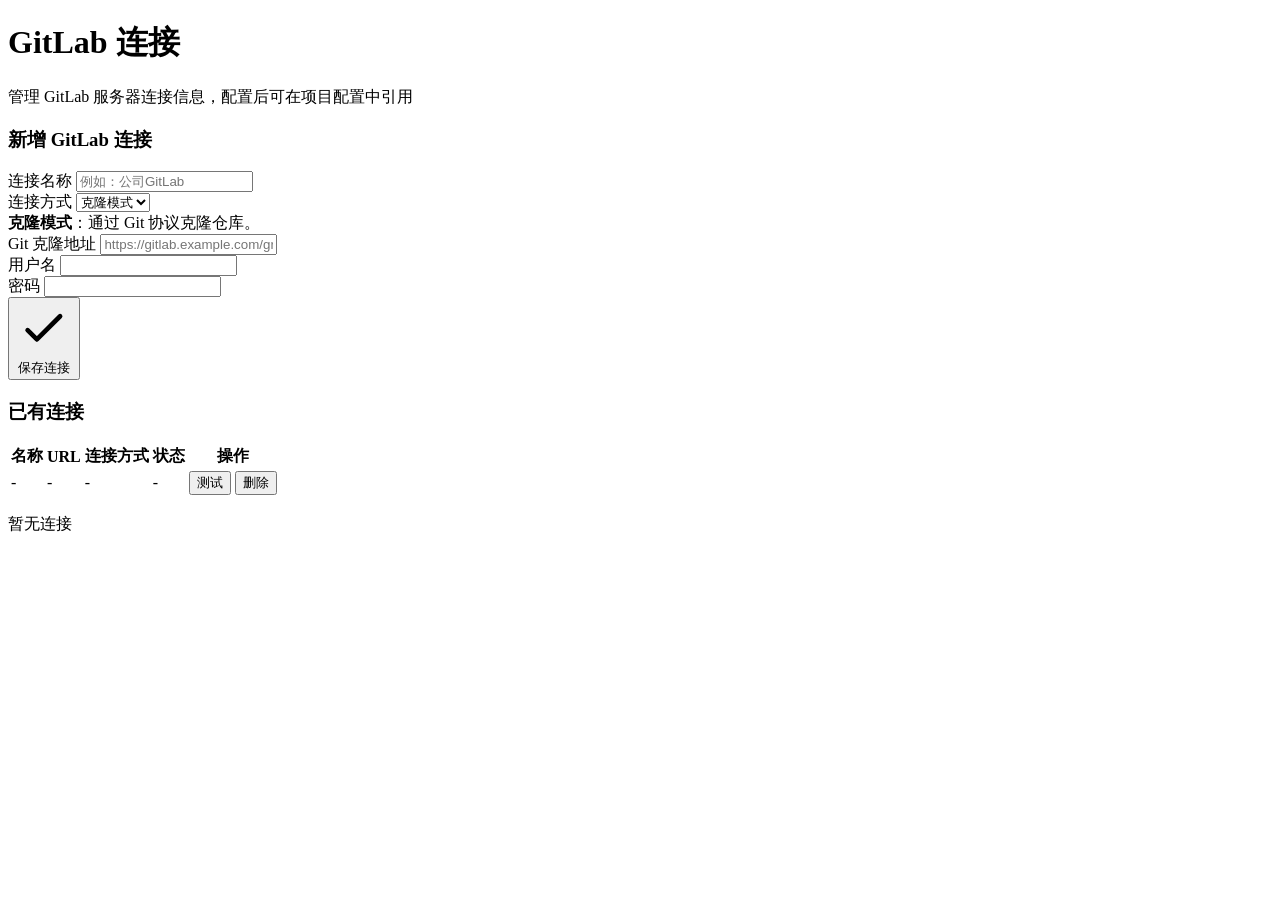
<file: devops-ai-web/src/main/resources/templates/gitlab-config.html>
<!DOCTYPE html>
<html xmlns:th="http://www.thymeleaf.org">
<head th:replace="fragments/header :: header">
    <title>GitLab 连接 - devops-ai</title>
</head>
<body class="bg-[#0A0E14] text-[#E2E8F0] min-h-screen antialiased">
<div th:replace="fragments/sidebar :: sidebar"></div>
<div class="ml-56 min-h-screen p-8">
    <div class="max-w-4xl mx-auto">
        <div class="mb-8">
            <h1 class="text-xl font-semibold text-[#F8FAFC] tracking-tight">GitLab 连接</h1>
            <p class="text-sm text-[#64748B] mt-1">管理 GitLab 服务器连接信息，配置后可在项目配置中引用</p>
        </div>

        <div th:if="${message}" class="mb-4 px-4 py-3 rounded-lg bg-[#22C55E]/10 border border-[#22C55E]/20 text-sm text-[#22C55E]" th:text="${message}"></div>
        <div th:if="${error}" class="mb-4 px-4 py-3 rounded-lg bg-red-500/10 border border-red-500/20 text-sm text-red-400" th:text="${error}"></div>

        <div class="bg-[#0F172A] rounded-xl border border-[#1E293B]">
            <div class="px-6 py-4 border-b border-[#1E293B]">
                <h3 class="text-sm font-medium text-[#F8FAFC]">新增 GitLab 连接</h3>
            </div>
            <div class="p-6">
                <form action="/config/gitlab" method="post" th:action="@{/config/gitlab}">
                    <div class="grid grid-cols-1 md:grid-cols-2 gap-5 mb-5">
                        <div>
                            <label class="block text-sm font-medium text-[#94A3B8] mb-1.5">连接名称</label>
                            <input type="text" name="name" class="input-field w-full bg-[#0A0E14] border border-[#1E293B] rounded-lg px-3 py-2.5 text-sm text-[#E2E8F0] focus:outline-none" required placeholder="例如：公司GitLab">
                        </div>
                        <div>
                            <label class="block text-sm font-medium text-[#94A3B8] mb-1.5">连接方式</label>
                            <select name="connectMode" class="input-field w-full bg-[#0A0E14] border border-[#1E293B] rounded-lg px-3 py-2.5 text-sm text-[#E2E8F0] focus:outline-none" id="connectMode">
                                <option value="api" class="bg-[#0F172A]">API 模式</option>
                                <option value="clone" selected class="bg-[#0F172A]">克隆模式</option>
                            </select>
                        </div>
                    </div>

                    <div id="apiModeFields" style="display:none;">
                        <div class="mb-4 px-4 py-3 rounded-lg bg-[#3B82F6]/10 border border-[#3B82F6]/20 text-sm text-[#3B82F6]">
                            <strong>API 模式</strong>：使用 GitLab REST API 获取数据，需配置 Personal Access Token。
                        </div>
                        <div class="grid grid-cols-1 md:grid-cols-2 gap-5 mb-5">
                            <div>
                                <label class="block text-sm font-medium text-[#94A3B8] mb-1.5">GitLab 地址</label>
                                <input type="url" name="gitlabUrl" class="input-field w-full bg-[#0A0E14] border border-[#1E293B] rounded-lg px-3 py-2.5 text-sm text-[#E2E8F0] focus:outline-none" placeholder="https://gitlab.example.com">
                                <p class="mt-1 text-xs text-[#64748B]">API 根地址</p>
                            </div>
                            <div>
                                <label class="block text-sm font-medium text-[#94A3B8] mb-1.5">Personal Access Token</label>
                                <input type="password" name="token" class="input-field w-full bg-[#0A0E14] border border-[#1E293B] rounded-lg px-3 py-2.5 text-sm text-[#E2E8F0] focus:outline-none">
                            </div>
                        </div>
                        <input type="hidden" name="authType" value="token">
                    </div>

                    <div id="cloneModeFields">
                        <div class="mb-4 px-4 py-3 rounded-lg bg-yellow-500/10 border border-yellow-500/20 text-sm text-yellow-400">
                            <strong>克隆模式</strong>：通过 Git 协议克隆仓库。
                        </div>
                        <div class="grid grid-cols-1 md:grid-cols-2 gap-5 mb-5">
                            <div>
                                <label class="block text-sm font-medium text-[#94A3B8] mb-1.5">Git 克隆地址</label>
                                <input type="text" name="gitlabUrl" class="input-field w-full bg-[#0A0E14] border border-[#1E293B] rounded-lg px-3 py-2.5 text-sm text-[#E2E8F0] focus:outline-none" placeholder="https://gitlab.example.com/group/project.git" required>
                            </div>
                            <div class="grid grid-cols-2 gap-3">
                                <div>
                                    <label class="block text-sm font-medium text-[#94A3B8] mb-1.5">用户名</label>
                                    <input type="text" name="username" class="input-field w-full bg-[#0A0E14] border border-[#1E293B] rounded-lg px-3 py-2.5 text-sm text-[#E2E8F0] focus:outline-none" required>
                                </div>
                                <div>
                                    <label class="block text-sm font-medium text-[#94A3B8] mb-1.5">密码</label>
                                    <input type="password" name="password" class="input-field w-full bg-[#0A0E14] border border-[#1E293B] rounded-lg px-3 py-2.5 text-sm text-[#E2E8F0] focus:outline-none" required>
                                </div>
                            </div>
                        </div>
                        <input type="hidden" name="authType" value="password">
                    </div>

                    <button type="submit" class="inline-flex items-center gap-2 px-5 py-2.5 rounded-lg bg-[#22C55E] text-[#0F172A] text-sm font-semibold border-none cursor-pointer">
                        <svg class="w-4 h-4" fill="none" stroke="currentColor" viewBox="0 0 24 24">
                            <path stroke-linecap="round" stroke-linejoin="round" stroke-width="2" d="M5 13l4 4L19 7"/>
                        </svg>
                        保存连接
                    </button>
                </form>
            </div>
        </div>

        <div class="bg-[#0F172A] rounded-xl border border-[#1E293B] mt-5">
            <div class="px-6 py-4 border-b border-[#1E293B]">
                <h3 class="text-sm font-medium text-[#F8FAFC]">已有连接</h3>
            </div>
            <div class="p-6">
                <table class="w-full" th:if="${not #lists.isEmpty(configs)}">
                    <thead>
                        <tr class="text-left">
                            <th class="pb-3 pr-4 text-[#64748B]">名称</th>
                            <th class="pb-3 pr-4 text-[#64748B]">URL</th>
                            <th class="pb-3 pr-4 text-[#64748B]">连接方式</th>
                            <th class="pb-3 pr-4 text-[#64748B]">状态</th>
                            <th class="pb-3 text-[#64748B]">操作</th>
                        </tr>
                    </thead>
                    <tbody>
                        <tr th:each="config : ${configs}" class="border-t border-[#1E293B] fade-in">
                            <td class="py-3 pr-4 text-sm text-[#E2E8F0]" th:text="${config.name}">-</td>
                            <td class="py-3 pr-4 text-sm text-[#94A3B8] font-mono max-w-[200px] truncate" th:text="${config.gitlabUrl}">-</td>
                            <td class="py-3 pr-4">
                                <span class="inline-flex items-center px-2 py-0.5 rounded text-xs font-medium"
                                      th:classappend="${config.connectMode == 'clone'} ? 'bg-[#3B82F6]/10 text-[#3B82F6]' : 'bg-[#22C55E]/10 text-[#22C55E]'"
                                      th:text="${config.connectMode == 'clone'} ? '克隆模式' : 'API模式'">-</span>
                            </td>
                            <td class="py-3 pr-4">
                                <span class="inline-flex items-center px-2 py-0.5 rounded text-xs font-medium"
                                      th:classappend="${config.active} ? 'bg-[#22C55E]/10 text-[#22C55E]' : 'bg-[#64748B]/10 text-[#64748B]'"
                                      th:text="${config.active} ? '启用' : '禁用'">-</span>
                            </td>
                            <td class="py-3">
                                <div class="flex gap-2">
                                    <form action="/config/gitlab/test" method="post" style="display:inline" th:action="@{/config/gitlab/test}">
                                        <input type="hidden" name="id" th:value="${config.id}">
                                        <button type="submit" class="px-3 py-1.5 rounded-md border border-[#1E293B] text-xs text-[#94A3B8] cursor-pointer bg-transparent">测试</button>
                                    </form>
                                    <form action="/config/gitlab/delete" method="post" style="display:inline" th:action="@{/config/gitlab/delete}">
                                        <input type="hidden" name="id" th:value="${config.id}">
                                        <button type="submit" class="px-3 py-1.5 rounded-md border border-red-500/20 text-xs text-red-400 cursor-pointer bg-transparent">删除</button>
                                    </form>
                                </div>
                            </td>
                        </tr>
                    </tbody>
                </table>
                <p th:unless="${not #lists.isEmpty(configs)}" class="text-sm text-[#64748B] text-center py-8">暂无连接</p>
            </div>
        </div>
    </div>
</div>

<script>
    function toggleConnectMode(val) {
        document.getElementById('apiModeFields').style.display = val === 'api' ? 'block' : 'none';
        document.getElementById('cloneModeFields').style.display = val === 'clone' ? 'block' : 'none';
    }
    document.getElementById('connectMode').addEventListener('change', function() {
        toggleConnectMode(this.value);
    });
    toggleConnectMode(document.getElementById('connectMode').value);
</script>
</body>
</html>
</file>
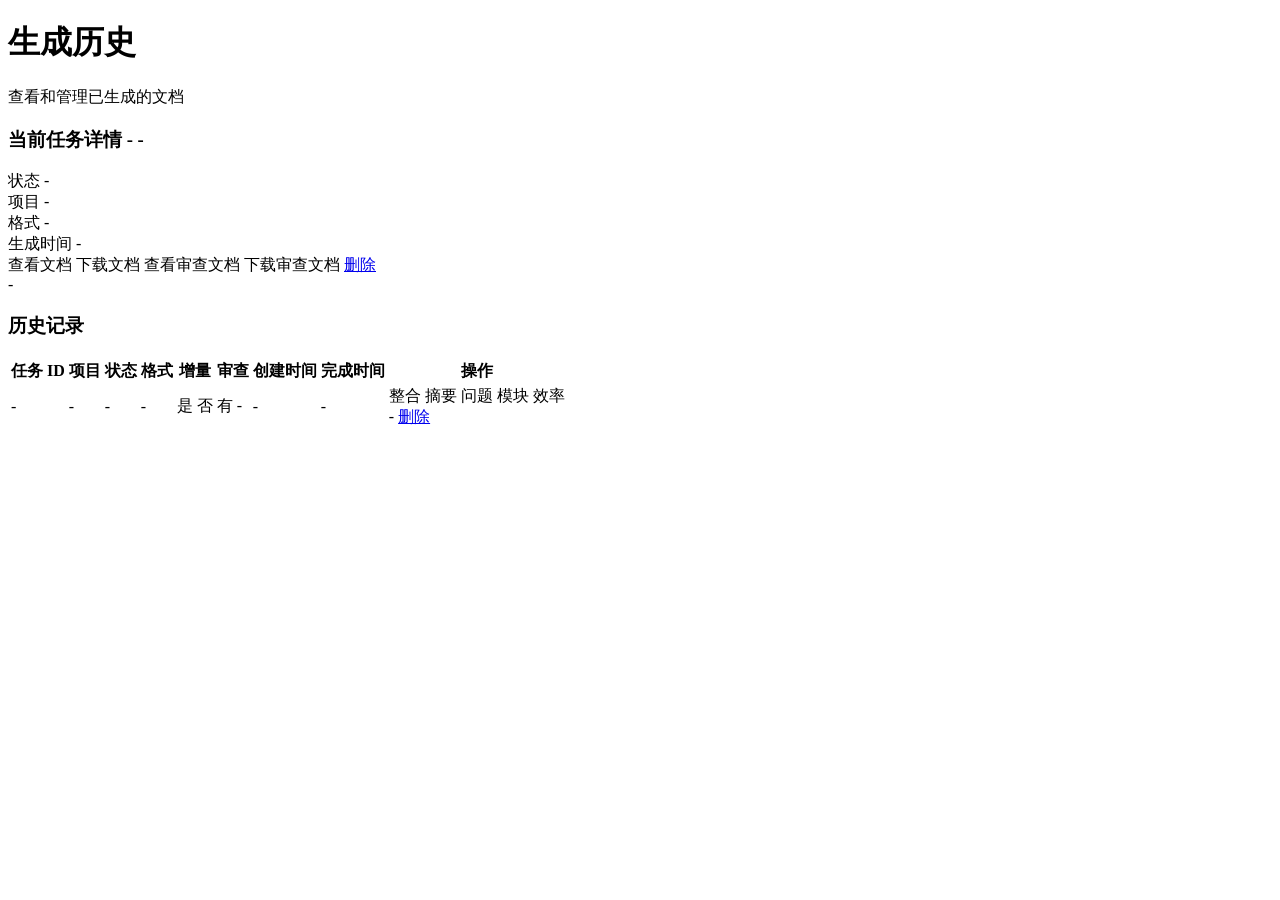
<file: devops-ai-web/src/main/resources/templates/history.html>
<!DOCTYPE html>
<html xmlns:th="http://www.thymeleaf.org">
<head th:replace="fragments/header :: header">
    <meta charset="UTF-8">
    <meta name="viewport" content="width=device-width, initial-scale=1.0">
    <title>生成历史 - devops-ai</title>
</head>
<body class="bg-[#0A0E14] text-[#E2E8F0] min-h-screen antialiased">
<div th:replace="fragments/sidebar :: sidebar"></div>
<div class="ml-56 min-h-screen p-8">
    <div class="max-w-6xl mx-auto">
        <div class="mb-8">
            <h1 class="text-xl font-semibold text-[#F8FAFC] tracking-tight">生成历史</h1>
            <p class="text-sm text-[#64748B] mt-1">查看和管理已生成的文档</p>
        </div>

        <div th:if="${message}" class="mb-4 px-4 py-3 rounded-lg bg-[#22C55E]/10 border border-[#22C55E]/20 text-sm text-[#22C55E]" th:text="${message}"></div>
        <div th:if="${error}" class="mb-4 px-4 py-3 rounded-lg bg-red-500/10 border border-red-500/20 text-sm text-red-400" th:text="${error}"></div>

        <div th:if="${currentTask != null}" class="bg-[#0F172A] rounded-xl border border-[#1E293B] mb-5">
            <div class="px-6 py-4 border-b border-[#1E293B]">
                <h3 class="text-sm font-medium text-[#F8FAFC]">当前任务详情 - <span class="text-[#22C55E] font-mono" th:text="${currentTask.taskId}">-</span></h3>
            </div>
            <div class="p-6">
                <div class="grid grid-cols-2 md:grid-cols-4 gap-4 mb-4">
                    <div>
                        <span class="text-xs text-[#64748B] block mb-1">状态</span>
                        <span class="inline-flex items-center px-2 py-0.5 rounded text-xs font-medium"
                              th:classappend="${currentTask.status == 'completed'} ? 'bg-[#22C55E]/10 text-[#22C55E]' :
                              (${currentTask.status == 'failed'} ? 'bg-red-500/10 text-red-400' : 'bg-yellow-500/10 text-yellow-400')"
                              th:text="${currentTask.status}">-</span>
                    </div>
                    <div>
                        <span class="text-xs text-[#64748B] block mb-1">项目</span>
                        <span class="text-sm text-[#E2E8F0]" th:text="${currentTask.projectId}">-</span>
                    </div>
                    <div>
                        <span class="text-xs text-[#64748B] block mb-1">格式</span>
                        <span class="text-sm text-[#E2E8F0]" th:text="${currentTask.format}">-</span>
                    </div>
                    <div>
                        <span class="text-xs text-[#64748B] block mb-1">生成时间</span>
                        <span class="text-sm text-[#94A3B8]" th:text="${currentTask.createdAt}">-</span>
                    </div>
                </div>
                <div th:if="${currentTask.status == 'completed'}" class="flex gap-2">
                    <a class="btn-primary inline-flex items-center gap-1.5 px-4 py-2 rounded-lg bg-[#22C55E] text-[#0F172A] text-sm font-semibold no-underline" target="_blank" th:href="@{/history/view/{id}(id=${currentTask.taskId})}">查看文档</a>
                    <a class="btn-ghost inline-flex items-center gap-1.5 px-4 py-2 rounded-lg border border-[#1E293B] text-sm text-[#94A3B8] no-underline hover:text-[#F8FAFC]" th:href="@{/history/download/{id}(id=${currentTask.taskId})}">下载文档</a>
                    <a th:if="${currentTask.hasReview}" class="btn-ghost inline-flex items-center gap-1.5 px-4 py-2 rounded-lg border border-blue-500/30 text-sm text-blue-400 no-underline hover:text-blue-300" target="_blank" th:href="@{/history/review/view/{id}(id=${currentTask.taskId})}">查看审查文档</a>
                    <a th:if="${currentTask.hasReview}" class="btn-ghost inline-flex items-center gap-1.5 px-4 py-2 rounded-lg border border-blue-500/30 text-sm text-blue-400 no-underline hover:text-blue-300" th:href="@{/history/review/download/{id}(id=${currentTask.taskId})}">下载审查文档</a>
                    <a class="inline-flex items-center gap-1.5 px-4 py-2 rounded-lg border border-red-500/20 text-sm text-red-400 no-underline hover:bg-red-500/10" href="#" onclick="if(confirm('确认删除此历史记录？')){document.getElementById('deleteForm-${currentTask.taskId}').submit();}">删除</a>
                    <form id="deleteForm-${currentTask.taskId}" action="/history/delete/${currentTask.taskId}" method="post" style="display:none;"></form>
                </div>
                <div th:if="${currentTask.errorMessage}" class="mt-4 px-4 py-3 rounded-lg bg-red-500/10 border border-red-500/20 text-sm text-red-400" th:text="${currentTask.errorMessage}">-</div>
            </div>
        </div>

        <div class="bg-[#0F172A] rounded-xl border border-[#1E293B]">
            <div class="px-6 py-4 border-b border-[#1E293B]">
                <h3 class="text-sm font-medium text-[#F8FAFC]">历史记录</h3>
            </div>
            <div class="p-6">
                <table class="w-full">
                    <thead>
                        <tr class="text-left">
                            <th class="pb-3 pr-4 text-[#64748B]">任务 ID</th>
                            <th class="pb-3 pr-4 text-[#64748B]">项目</th>
                            <th class="pb-3 pr-4 text-[#64748B]">状态</th>
                            <th class="pb-3 pr-4 text-[#64748B]">格式</th>
                            <th class="pb-3 pr-4 text-[#64748B]">增量</th>
                            <th class="pb-3 pr-4 text-[#64748B]">审查</th>
                            <th class="pb-3 pr-4 text-[#64748B]">创建时间</th>
                            <th class="pb-3 pr-4 text-[#64748B]">完成时间</th>
                            <th class="pb-3 text-[#64748B]">操作</th>
                        </tr>
                    </thead>
                    <tbody>
                        <tr th:each="log : ${logs}" class="border-t border-[#1E293B] fade-in">
                            <td class="py-3 pr-4 text-sm text-[#22C55E] font-mono"><a th:href="@{/history(taskId=${log.taskId})}" class="text-[#22C55E] no-underline hover:underline" th:text="${log.taskId}">-</a></td>
                            <td class="py-3 pr-4 text-sm text-[#E2E8F0]" th:text="${log.projectId}">-</td>
                            <td class="py-3 pr-4">
                                <span class="inline-flex items-center px-2 py-0.5 rounded text-xs font-medium"
                                      th:classappend="${log.status == 'completed'} ? 'bg-[#22C55E]/10 text-[#22C55E]' :
                                      (${log.status == 'failed'} ? 'bg-red-500/10 text-red-400' : 'bg-yellow-500/10 text-yellow-400')"
                                      th:text="${log.status}">-</span>
                            </td>
                            <td class="py-3 pr-4 text-sm text-[#94A3B8]" th:text="${log.format}">-</td>
                            <td class="py-3 pr-4">
                                <span th:if="${log.incremental}" class="inline-flex items-center px-2 py-0.5 rounded text-xs font-medium bg-[#22C55E]/10 text-[#22C55E]">是</span>
                                <span th:unless="${log.incremental}" class="inline-flex items-center px-2 py-0.5 rounded text-xs font-medium bg-[#64748B]/10 text-[#64748B]">否</span>
                            </td>
                            <td class="py-3 pr-4">
                                <span th:if="${log.hasReview}" class="inline-flex items-center px-2 py-0.5 rounded text-xs font-medium bg-blue-500/10 text-blue-400">有</span>
                                <span th:unless="${log.hasReview}" class="inline-flex items-center px-2 py-0.5 rounded text-xs font-medium bg-[#64748B]/10 text-[#64748B]">-</span>
                            </td>
                            <td class="py-3 pr-4 text-sm text-[#64748B]" th:text="${log.createdAt}">-</td>
                            <td class="py-3 pr-4 text-sm text-[#64748B]" th:text="${log.completedAt}">-</td>
                            <td class="py-3">
                                <div class="flex gap-2" th:if="${log.status == 'completed'}">
                                    <a class="btn-ghost inline-flex items-center gap-1.5 px-3 py-1.5 rounded-md border border-[#1E293B] text-xs text-[#94A3B8] no-underline hover:text-[#F8FAFC]" th:href="@{/history/download/merged/{id}(id=${log.taskId})}">整合</a>
                                    <a th:if="${log.summaryOutputPath}" class="btn-ghost inline-flex items-center gap-1.5 px-3 py-1.5 rounded-md border border-[#1E293B] text-xs text-[#94A3B8] no-underline hover:text-[#F8FAFC]" th:href="@{/history/download/summary/{id}(id=${log.taskId})}">摘要</a>
                                    <a th:if="${log.dispositionOutputPath}" class="btn-ghost inline-flex items-center gap-1.5 px-3 py-1.5 rounded-md border border-[#1E293B] text-xs text-[#94A3B8] no-underline hover:text-[#F8FAFC]" th:href="@{/history/download/disposition/{id}(id=${log.taskId})}">问题</a>
                                    <a th:if="${log.moduleOutputPath}" class="btn-ghost inline-flex items-center gap-1.5 px-3 py-1.5 rounded-md border border-[#1E293B] text-xs text-[#94A3B8] no-underline hover:text-[#F8FAFC]" th:href="@{/history/download/module/{id}(id=${log.taskId})}">模块</a>
                                    <a th:if="${log.appendixOutputPath}" class="btn-ghost inline-flex items-center gap-1.5 px-3 py-1.5 rounded-md border border-[#1E293B] text-xs text-[#94A3B8] no-underline hover:text-[#F8FAFC]" th:href="@{/history/download/appendix/{id}(id=${log.taskId})}">效率</a>
                                </div>
                                <span th:unless="${log.status == 'completed'}" class="text-xs text-[#64748B]">-</span>
                                <a class="inline-flex items-center gap-1.5 px-3 py-1.5 rounded-md border border-red-500/20 text-xs text-red-400 no-underline hover:bg-red-500/10 ml-1" href="#" onclick="if(confirm('确认删除此记录？')){document.getElementById('del-${log.taskId}').submit();}">删除</a>
                                <form id="del-${log.taskId}" th:action="@{/history/delete/{id}(id=${log.taskId})}" method="post" style="display:none;"></form>
                            </td>
                        </tr>
                    </tbody>
                </table>
            </div>
        </div>
    </div>
</div>
</body>
</html>
</file>
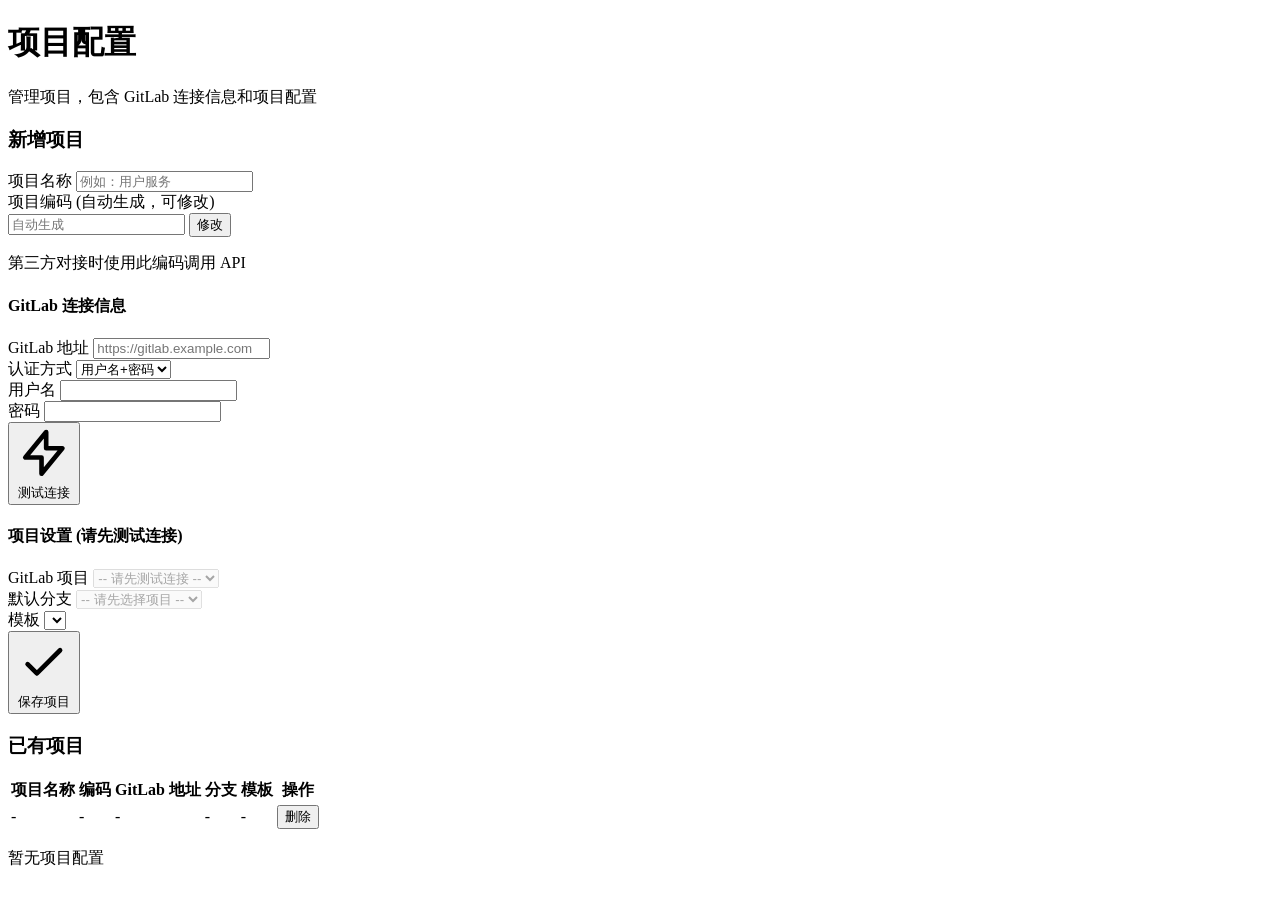
<file: devops-ai-web/src/main/resources/templates/project-config.html>
<!DOCTYPE html>
<html xmlns:th="http://www.thymeleaf.org">
<head th:replace="fragments/header :: header">
    <title>项目配置 - devops-ai</title>
</head>
<body class="bg-[#0A0E14] text-[#E2E8F0] min-h-screen antialiased">
<div th:replace="fragments/sidebar :: sidebar"></div>
<div class="ml-56 min-h-screen p-8">
    <div class="max-w-6xl mx-auto">
        <div class="mb-8">
            <h1 class="text-xl font-semibold text-[#F8FAFC] tracking-tight">项目配置</h1>
            <p class="text-sm text-[#64748B] mt-1">管理项目，包含 GitLab 连接信息和项目配置</p>
        </div>

        <div th:if="${message}" class="mb-4 px-4 py-3 rounded-lg bg-[#22C55E]/10 border border-[#22C55E]/20 text-sm text-[#22C55E]" th:text="${message}"></div>
        <div th:if="${error}" class="mb-4 px-4 py-3 rounded-lg bg-red-500/10 border border-red-500/20 text-sm text-red-400" th:text="${error}"></div>

        <div class="bg-[#0F172A] rounded-xl border border-[#1E293B]">
            <div class="px-6 py-4 border-b border-[#1E293B]">
                <h3 class="text-sm font-medium text-[#F8FAFC]">新增项目</h3>
            </div>
            <div class="p-6">
                <form action="/config/project" method="post" th:action="@{/config/project}" id="projectForm">
                    <div class="grid grid-cols-1 md:grid-cols-2 gap-5 mb-5">
                        <div>
                            <label class="block text-sm font-medium text-[#94A3B8] mb-1.5">项目名称</label>
                            <input type="text" name="name" id="projectName" class="input-field w-full bg-[#0A0E14] border border-[#1E293B] rounded-lg px-3 py-2.5 text-sm text-[#E2E8F0] focus:outline-none" required oninput="autoGenerateCode()" placeholder="例如：用户服务">
                        </div>
                        <div>
                            <label class="block text-sm font-medium text-[#94A3B8] mb-1.5">项目编码 <span class="text-[#64748B] text-xs">(自动生成，可修改)</span></label>
                            <div class="flex gap-2">
                                <input type="text" name="projectCode" id="projectCode" class="input-field flex-1 bg-[#0A0E14] border border-[#1E293B] rounded-lg px-3 py-2.5 text-sm text-[#22C55E] font-mono focus:outline-none" placeholder="自动生成" readonly>
                                <button type="button" onclick="toggleCodeEdit(this)" class="px-3 py-2.5 rounded-lg border border-[#1E293B] text-xs text-[#94A3B8] cursor-pointer bg-transparent">修改</button>
                            </div>
                            <p class="mt-1 text-xs text-[#64748B]">第三方对接时使用此编码调用 API</p>
                        </div>
                    </div>

                    <div class="border-t border-[#1E293B] pt-4 mb-4">
                        <h4 class="text-sm font-medium text-[#F8FAFC] mb-3">GitLab 连接信息</h4>
                    </div>
                    <div class="grid grid-cols-1 md:grid-cols-2 gap-5 mb-5">
                        <div>
                            <label class="block text-sm font-medium text-[#94A3B8] mb-1.5">GitLab 地址</label>
                            <input type="url" name="gitlabUrl" id="gitlabUrl" class="input-field w-full bg-[#0A0E14] border border-[#1E293B] rounded-lg px-3 py-2.5 text-sm text-[#E2E8F0] focus:outline-none" required placeholder="https://gitlab.example.com">
                        </div>
                        <div>
                            <label class="block text-sm font-medium text-[#94A3B8] mb-1.5">认证方式</label>
                            <select name="authType" class="input-field w-full bg-[#0A0E14] border border-[#1E293B] rounded-lg px-3 py-2.5 text-sm text-[#E2E8F0] focus:outline-none" id="authType" onchange="toggleAuthType()">
                                <option value="password" class="bg-[#0F172A]" selected>用户名+密码</option>
                                <option value="token" class="bg-[#0F172A]">Token 认证</option>
                            </select>
                        </div>
                    </div>

                    <div id="tokenField" style="display:none;">
                        <div class="grid grid-cols-1 md:grid-cols-2 gap-5 mb-5">
                            <div>
                                <label class="block text-sm font-medium text-[#94A3B8] mb-1.5">Personal Access Token</label>
                                <input type="password" name="token" id="tokenInput" class="input-field w-full bg-[#0A0E14] border border-[#1E293B] rounded-lg px-3 py-2.5 text-sm text-[#E2E8F0] focus:outline-none">
                            </div>
                        </div>
                        <input type="hidden" name="connectMode" value="api">
                    </div>

                    <div id="passwordField">
                        <div class="grid grid-cols-1 md:grid-cols-2 gap-5 mb-5">
                            <div>
                                <label class="block text-sm font-medium text-[#94A3B8] mb-1.5">用户名</label>
                                <input type="text" name="username" id="usernameInput" class="input-field w-full bg-[#0A0E14] border border-[#1E293B] rounded-lg px-3 py-2.5 text-sm text-[#E2E8F0] focus:outline-none">
                            </div>
                            <div>
                                <label class="block text-sm font-medium text-[#94A3B8] mb-1.5">密码</label>
                                <input type="password" name="password" id="passwordInput" class="input-field w-full bg-[#0A0E14] border border-[#1E293B] rounded-lg px-3 py-2.5 text-sm text-[#E2E8F0] focus:outline-none">
                            </div>
                        </div>
                        <input type="hidden" name="connectMode" value="clone">
                    </div>

                    <div class="flex items-center gap-3 mb-5">
                        <button type="button" onclick="testConnection()" class="inline-flex items-center gap-2 px-5 py-2.5 rounded-lg border border-[#3B82F6] text-[#3B82F6] text-sm font-medium cursor-pointer bg-transparent hover:bg-[#3B82F6]/10" id="testBtn">
                            <svg class="w-4 h-4" fill="none" stroke="currentColor" viewBox="0 0 24 24">
                                <path stroke-linecap="round" stroke-linejoin="round" stroke-width="2" d="M13 10V3L4 14h7v7l9-11h-7z"/>
                            </svg>
                            测试连接
                        </button>
                        <span id="testResult" class="text-sm"></span>
                    </div>

                    <div class="border-t border-[#1E293B] pt-4 mb-4">
                        <h4 class="text-sm font-medium text-[#F8FAFC] mb-3">项目设置 <span id="projectSettingsHint" class="text-[#64748B] text-xs font-normal">(请先测试连接)</span></h4>
                    </div>
                    <div class="grid grid-cols-1 md:grid-cols-2 gap-5 mb-5">
                        <div>
                            <label class="block text-sm font-medium text-[#94A3B8] mb-1.5">GitLab 项目</label>
                            <select name="projectId" id="projectSelect" class="input-field w-full bg-[#0A0E14] border border-[#1E293B] rounded-lg px-3 py-2.5 text-sm text-[#E2E8F0] focus:outline-none" disabled onchange="fetchBranches()">
                                <option value="" class="bg-[#0F172A]">-- 请先测试连接 --</option>
                            </select>
                        </div>
                        <div>
                            <label class="block text-sm font-medium text-[#94A3B8] mb-1.5">默认分支</label>
                            <select name="defaultBranch" id="branchSelect" class="input-field w-full bg-[#0A0E14] border border-[#1E293B] rounded-lg px-3 py-2.5 text-sm text-[#E2E8F0] focus:outline-none" disabled>
                                <option value="" class="bg-[#0F172A]">-- 请先选择项目 --</option>
                            </select>
                        </div>
                    </div>
                    <div class="grid grid-cols-1 md:grid-cols-2 gap-5 mb-5">
                        <div>
                            <label class="block text-sm font-medium text-[#94A3B8] mb-1.5">模板</label>
                            <select name="templateName" class="input-field w-full bg-[#0A0E14] border border-[#1E293B] rounded-lg px-3 py-2.5 text-sm text-[#E2E8F0] focus:outline-none">
                                <option th:each="t : ${templates}" th:value="${t.name}" th:text="${t.displayName}" th:selected="${t.name == 'standard'}" class="bg-[#0F172A]"></option>
                            </select>
                        </div>
                    </div>

                    <button type="submit" class="inline-flex items-center gap-2 px-5 py-2.5 rounded-lg bg-[#22C55E] text-[#0F172A] text-sm font-semibold border-none cursor-pointer">
                        <svg class="w-4 h-4" fill="none" stroke="currentColor" viewBox="0 0 24 24">
                            <path stroke-linecap="round" stroke-linejoin="round" stroke-width="2" d="M5 13l4 4L19 7"/>
                        </svg>
                        保存项目
                    </button>
                </form>
            </div>
        </div>

        <div class="bg-[#0F172A] rounded-xl border border-[#1E293B] mt-5">
            <div class="px-6 py-4 border-b border-[#1E293B]">
                <h3 class="text-sm font-medium text-[#F8FAFC]">已有项目</h3>
            </div>
            <div class="p-6">
                <table class="w-full" th:if="${not #lists.isEmpty(projects)}">
                    <thead>
                        <tr class="text-left">
                            <th class="pb-3 pr-4 text-[#64748B]">项目名称</th>
                            <th class="pb-3 pr-4 text-[#64748B]">编码</th>
                            <th class="pb-3 pr-4 text-[#64748B]">GitLab 地址</th>
                            <th class="pb-3 pr-4 text-[#64748B]">分支</th>
                            <th class="pb-3 pr-4 text-[#64748B]">模板</th>
                            <th class="pb-3 text-[#64748B]">操作</th>
                        </tr>
                    </thead>
                    <tbody>
                        <tr th:each="p : ${projects}" class="border-t border-[#1E293B] fade-in">
                            <td class="py-3 pr-4 text-sm text-[#E2E8F0]" th:text="${p.name}">-</td>
                            <td class="py-3 pr-4 text-sm text-[#22C55E] font-mono" th:text="${p.projectCode}">-</td>
                            <td class="py-3 pr-4 text-sm text-[#94A3B8] font-mono max-w-[150px] truncate" th:text="${p.gitlabUrl}">-</td>
                            <td class="py-3 pr-4 text-sm text-[#94A3B8]" th:text="${p.defaultBranch}">-</td>
                            <td class="py-3 pr-4 text-sm text-[#94A3B8]" th:text="${p.templateName}">-</td>
                            <td class="py-3">
                                <form action="/config/project/delete" method="post" style="display:inline" th:action="@{/config/project/delete}">
                                    <input type="hidden" name="id" th:value="${p.id}">
                                    <button type="submit" class="px-3 py-1.5 rounded-md border border-red-500/20 text-xs text-red-400 cursor-pointer bg-transparent">删除</button>
                                </form>
                            </td>
                        </tr>
                    </tbody>
                </table>
                <p th:unless="${not #lists.isEmpty(projects)}" class="text-sm text-[#64748B] text-center py-8">暂无项目配置</p>
            </div>
        </div>
    </div>
</div>

<script>
    var connectionTested = false;
    var currentGitlabUrl = '';
    var currentAuthType = '';
    var currentToken = '';
    var currentUsername = '';
    var currentPassword = '';

    function autoGenerateCode() {
        var name = document.getElementById('projectName').value;
        var codeField = document.getElementById('projectCode');
        if (!codeField.dataset.manual) {
            codeField.value = generateCode(name);
        }
    }

    function generateCode(name) {
        if (!name || name.trim() === '') return '';
        return name.trim()
            .replace(/\s+/g, '-')
            .replace(/[^a-zA-Z0-9\-]/g, '')
            .toLowerCase()
            .replace(/-{2,}/g, '-')
            .replace(/^-|-$/g, '');
    }

    function toggleCodeEdit(btn) {
        var codeField = document.getElementById('projectCode');
        if (codeField.readOnly) {
            codeField.readOnly = false;
            codeField.classList.remove('text-[#22C55E]');
            codeField.classList.add('text-[#E2E8F0]');
            codeField.focus();
            btn.textContent = '自动';
        } else {
            codeField.readOnly = true;
            codeField.classList.add('text-[#22C55E]');
            codeField.classList.remove('text-[#E2E8F0]');
            delete codeField.dataset.manual;
            autoGenerateCode();
            btn.textContent = '修改';
        }
    }

    function toggleAuthType() {
        var authType = document.getElementById('authType').value;
        document.getElementById('tokenField').style.display = authType === 'token' ? 'block' : 'none';
        document.getElementById('passwordField').style.display = authType === 'password' ? 'block' : 'none';
        connectionTested = false;
        resetProjectSettings();
    }

    function resetProjectSettings() {
        var projectSelect = document.getElementById('projectSelect');
        var branchSelect = document.getElementById('branchSelect');
        projectSelect.innerHTML = '<option value="" class="bg-[#0F172A]">-- 请先测试连接 --</option>';
        projectSelect.disabled = true;
        branchSelect.innerHTML = '<option value="" class="bg-[#0F172A]">-- 请先选择项目 --</option>';
        branchSelect.disabled = true;
        document.getElementById('projectSettingsHint').textContent = '(请先测试连接)';
        document.getElementById('testResult').innerHTML = '';
    }

    function testConnection() {
        var btn = document.getElementById('testBtn');
        var result = document.getElementById('testResult');
        var gitlabUrl = document.getElementById('gitlabUrl').value.trim();
        var authType = document.getElementById('authType').value;

        if (!gitlabUrl) {
            result.innerHTML = '<span class="text-red-400">请输入 GitLab 地址</span>';
            return;
        }

        var token = document.getElementById('tokenInput') ? document.getElementById('tokenInput').value.trim() : '';
        var username = document.getElementById('usernameInput') ? document.getElementById('usernameInput').value.trim() : '';
        var password = document.getElementById('passwordInput') ? document.getElementById('passwordInput').value : '';

        if (authType === 'token' && !token) {
            result.innerHTML = '<span class="text-red-400">请输入 Token</span>';
            return;
        }
        if (authType === 'password' && (!username || !password)) {
            result.innerHTML = '<span class="text-red-400">请输入用户名和密码</span>';
            return;
        }

        btn.disabled = true;
        btn.innerHTML = '<span class="inline-block animate-spin w-4 h-4 border-2 border-[#3B82F6] border-t-transparent rounded-full"></span> 测试中...';
        result.innerHTML = '';

        var params = new URLSearchParams();
        params.append('gitlabUrl', gitlabUrl);
        params.append('authType', authType);
        params.append('token', token);
        params.append('username', username);
        params.append('password', password);

        fetch('/config/project/test-connection', {
            method: 'POST',
            headers: { 'Content-Type': 'application/x-www-form-urlencoded' },
            body: params.toString()
        })
        .then(function(r) { return r.json(); })
        .then(function(data) {
            btn.disabled = false;
            btn.innerHTML = '<svg class="w-4 h-4" fill="none" stroke="currentColor" viewBox="0 0 24 24"><path stroke-linecap="round" stroke-linejoin="round" stroke-width="2" d="M13 10V3L4 14h7v7l9-11h-7z"/></svg> 测试连接';

            if (data.success) {
                result.innerHTML = '<span class="text-[#22C55E]">\u2713 连接成功</span>';
                connectionTested = true;
                currentGitlabUrl = gitlabUrl;
                currentAuthType = authType;
                currentToken = token;
                currentUsername = username;
                currentPassword = password;

                var projectSelect = document.getElementById('projectSelect');
                projectSelect.innerHTML = '<option value="" class="bg-[#0F172A]">-- 请选择 --</option>';
                if (data.projects && data.projects.length > 0) {
                    data.projects.forEach(function(p) {
                        var opt = document.createElement('option');
                        opt.value = p.projectId;
                        opt.textContent = p.projectName + ' (' + p.projectId + ')';
                        opt.className = 'bg-[#0F172A]';
                        projectSelect.appendChild(opt);
                    });
                }
                projectSelect.disabled = false;
                document.getElementById('projectSettingsHint').textContent = '(已连接，请选择项目)';
            } else {
                result.innerHTML = '<span class="text-red-400">\u2717 ' + (data.message || '连接失败') + '</span>';
            }
        })
        .catch(function(err) {
            btn.disabled = false;
            btn.innerHTML = '<svg class="w-4 h-4" fill="none" stroke="currentColor" viewBox="0 0 24 24"><path stroke-linecap="round" stroke-linejoin="round" stroke-width="2" d="M13 10V3L4 14h7v7l9-11h-7z"/></svg> 测试连接';
            result.innerHTML = '<span class="text-red-400">\u2717 请求失败: ' + err.message + '</span>';
        });
    }

    function fetchBranches() {
        var projectId = document.getElementById('projectSelect').value;
        var branchSelect = document.getElementById('branchSelect');

        if (!projectId) {
            branchSelect.innerHTML = '<option value="" class="bg-[#0F172A]">-- 请先选择项目 --</option>';
            branchSelect.disabled = true;
            return;
        }

        branchSelect.innerHTML = '<option value="" class="bg-[#0F172A]">加载中...</option>';
        branchSelect.disabled = true;

        var params = new URLSearchParams();
        params.append('gitlabUrl', currentGitlabUrl);
        params.append('authType', currentAuthType);
        params.append('token', currentToken);
        params.append('username', currentUsername);
        params.append('password', currentPassword);
        params.append('projectId', projectId);

        fetch('/config/project/branches', {
            method: 'POST',
            headers: { 'Content-Type': 'application/x-www-form-urlencoded' },
            body: params.toString()
        })
        .then(function(r) { return r.json(); })
        .then(function(data) {
            if (data.success && data.branches) {
                branchSelect.innerHTML = '<option value="" class="bg-[#0F172A]">-- 请选择 --</option>';
                data.branches.forEach(function(b) {
                    var opt = document.createElement('option');
                    opt.value = b;
                    opt.textContent = b;
                    opt.className = 'bg-[#0F172A]';
                    branchSelect.appendChild(opt);
                });
                branchSelect.disabled = false;
                document.getElementById('projectSettingsHint').textContent = '(已选择项目，请选择分支)';
            } else {
                branchSelect.innerHTML = '<option value="" class="bg-[#0F172A]">获取分支失败</option>';
            }
        })
        .catch(function() {
            branchSelect.innerHTML = '<option value="" class="bg-[#0F172A]">获取分支失败</option>';
        });
    }

    document.getElementById('projectCode').addEventListener('input', function() {
        this.dataset.manual = 'true';
    });

    document.getElementById('gitlabUrl').addEventListener('input', function() {
        connectionTested = false;
        resetProjectSettings();
    });

    // 页面加载后初始化认证方式显示状态
    toggleAuthType();
</script>
</body>
</html>
</file>
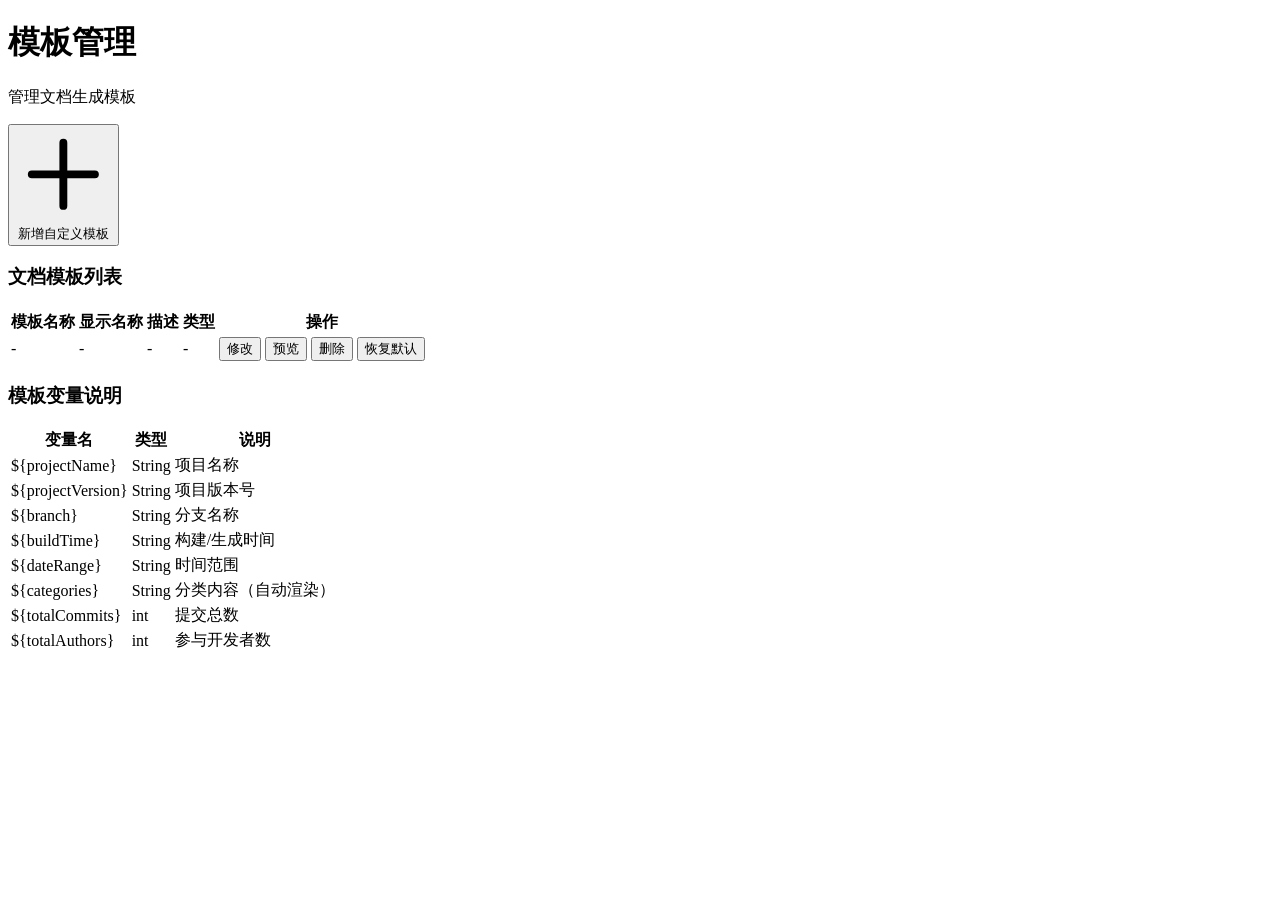
<file: devops-ai-web/src/main/resources/templates/template-manager.html>
<!DOCTYPE html>
<html xmlns:th="http://www.thymeleaf.org">
<head th:replace="fragments/header :: header">
    <meta charset="UTF-8">
    <meta name="viewport" content="width=device-width, initial-scale=1.0">
    <title>模板管理 - devops-ai</title>
</head>
<body class="bg-[#0A0E14] text-[#E2E8F0] min-h-screen antialiased">
<div th:replace="fragments/sidebar :: sidebar"></div>
<div class="ml-56 min-h-screen p-8">
    <div class="max-w-6xl mx-auto">
        <div class="flex items-center justify-between mb-8">
            <div>
                <h1 class="text-xl font-semibold text-[#F8FAFC] tracking-tight">模板管理</h1>
                <p class="text-sm text-[#64748B] mt-1">管理文档生成模板</p>
            </div>
            <button class="btn-primary inline-flex items-center gap-2 px-4 py-2 rounded-lg bg-[#22C55E] text-[#0F172A] text-sm font-semibold border-none cursor-pointer" onclick="openEdit(null)">
                <svg class="w-4 h-4" fill="none" stroke="currentColor" viewBox="0 0 24 24">
                    <path stroke-linecap="round" stroke-linejoin="round" stroke-width="2" d="M12 4v16m8-8H4"/>
                </svg>
                新增自定义模板
            </button>
        </div>

        <div th:if="${message}" class="mb-4 px-4 py-3 rounded-lg bg-[#22C55E]/10 border border-[#22C55E]/20 text-sm text-[#22C55E]" th:text="${message}"></div>
        <div th:if="${error}" class="mb-4 px-4 py-3 rounded-lg bg-red-500/10 border border-red-500/20 text-sm text-red-400" th:text="${error}"></div>

        <div class="bg-[#0F172A] rounded-xl border border-[#1E293B]">
            <div class="px-6 py-4 border-b border-[#1E293B]">
                <h3 class="text-sm font-medium text-[#F8FAFC]">文档模板列表</h3>
            </div>
            <div class="p-6">
                <table class="w-full">
                    <thead>
                        <tr class="text-left">
                            <th class="pb-3 pr-4 text-[#64748B]">模板名称</th>
                            <th class="pb-3 pr-4 text-[#64748B]">显示名称</th>
                            <th class="pb-3 pr-4 text-[#64748B]">描述</th>
                            <th class="pb-3 pr-4 text-[#64748B]">类型</th>
                            <th class="pb-3 text-[#64748B]">操作</th>
                        </tr>
                    </thead>
                    <tbody>
                        <tr th:each="template : ${templates}" class="border-t border-[#1E293B] fade-in">
                            <td class="py-3 pr-4 text-sm text-[#94A3B8] font-mono" th:text="${template.name}">-</td>
                            <td class="py-3 pr-4 text-sm text-[#E2E8F0]" th:text="${template.displayName}">-</td>
                            <td class="py-3 pr-4 text-sm text-[#64748B]" th:text="${template.description}">-</td>
                            <td class="py-3 pr-4">
                                <span class="inline-flex items-center px-2 py-0.5 rounded text-xs font-medium"
                                      th:classappend="${template.builtIn} ? 'bg-[#64748B]/10 text-[#64748B]' : 'bg-[#22C55E]/10 text-[#22C55E]'"
                                      th:text="${template.builtIn} ? '内置' : '自定义'">-</span>
                            </td>
                            <td class="py-3">
                                <div class="flex gap-2">
                                    <button class="btn-ghost inline-flex items-center gap-1.5 px-3 py-1.5 rounded-md border border-[#1E293B] text-xs text-[#94A3B8] cursor-pointer bg-transparent hover:text-[#F8FAFC] edit-btn" th:data-name="${template.name}">修改</button>
                                    <button class="btn-ghost inline-flex items-center gap-1.5 px-3 py-1.5 rounded-md border border-[#1E293B] text-xs text-[#94A3B8] cursor-pointer bg-transparent hover:text-[#F8FAFC] preview-btn" th:data-name="${template.name}">预览</button>
                                    <form action="/templates/delete" method="post" style="display:inline" th:if="${not template.builtIn}">
                                        <input type="hidden" name="name" th:value="${template.name}">
                                        <button type="submit" class="inline-flex items-center gap-1.5 px-3 py-1.5 rounded-md border border-red-500/20 text-xs text-red-400 cursor-pointer bg-transparent hover:bg-red-500/10">删除</button>
                                    </form>
                                    <form th:action="@{/templates/reset/{name}(name=${template.name})}" method="post" style="display:inline" th:if="${template.builtIn}">
                                        <button type="submit" class="inline-flex items-center gap-1.5 px-3 py-1.5 rounded-md border border-yellow-500/20 text-xs text-yellow-400 cursor-pointer bg-transparent hover:bg-yellow-500/10" onclick="return confirm('确认恢复为系统默认内容？')">恢复默认</button>
                                    </form>
                                </div>
                            </td>
                        </tr>
                    </tbody>
                </table>
            </div>
        </div>

        <div class="bg-[#0F172A] rounded-xl border border-[#1E293B] mt-5">
            <div class="px-6 py-4 border-b border-[#1E293B]">
                <h3 class="text-sm font-medium text-[#F8FAFC]">模板变量说明</h3>
            </div>
            <div class="p-6">
                <table class="w-full">
                    <thead>
                        <tr class="text-left">
                            <th class="pb-3 pr-4 text-[#64748B]">变量名</th>
                            <th class="pb-3 pr-4 text-[#64748B]">类型</th>
                            <th class="pb-3 text-[#64748B]">说明</th>
                        </tr>
                    </thead>
                    <tbody>
                        <tr class="border-t border-[#1E293B]"><td class="py-3 pr-4 text-sm text-[#22C55E] font-mono">${projectName}</td><td class="py-3 pr-4 text-sm text-[#94A3B8]">String</td><td class="py-3 text-sm text-[#E2E8F0]">项目名称</td></tr>
                        <tr class="border-t border-[#1E293B]"><td class="py-3 pr-4 text-sm text-[#22C55E] font-mono">${projectVersion}</td><td class="py-3 pr-4 text-sm text-[#94A3B8]">String</td><td class="py-3 text-sm text-[#E2E8F0]">项目版本号</td></tr>
                        <tr class="border-t border-[#1E293B]"><td class="py-3 pr-4 text-sm text-[#22C55E] font-mono">${branch}</td><td class="py-3 pr-4 text-sm text-[#94A3B8]">String</td><td class="py-3 text-sm text-[#E2E8F0]">分支名称</td></tr>
                        <tr class="border-t border-[#1E293B]"><td class="py-3 pr-4 text-sm text-[#22C55E] font-mono">${buildTime}</td><td class="py-3 pr-4 text-sm text-[#94A3B8]">String</td><td class="py-3 text-sm text-[#E2E8F0]">构建/生成时间</td></tr>
                        <tr class="border-t border-[#1E293B]"><td class="py-3 pr-4 text-sm text-[#22C55E] font-mono">${dateRange}</td><td class="py-3 pr-4 text-sm text-[#94A3B8]">String</td><td class="py-3 text-sm text-[#E2E8F0]">时间范围</td></tr>
                        <tr class="border-t border-[#1E293B]"><td class="py-3 pr-4 text-sm text-[#22C55E] font-mono">${categories}</td><td class="py-3 pr-4 text-sm text-[#94A3B8]">String</td><td class="py-3 text-sm text-[#E2E8F0]">分类内容（自动渲染）</td></tr>
                        <tr class="border-t border-[#1E293B]"><td class="py-3 pr-4 text-sm text-[#22C55E] font-mono">${totalCommits}</td><td class="py-3 pr-4 text-sm text-[#94A3B8]">int</td><td class="py-3 text-sm text-[#E2E8F0]">提交总数</td></tr>
                        <tr class="border-t border-[#1E293B]"><td class="py-3 pr-4 text-sm text-[#22C55E] font-mono">${totalAuthors}</td><td class="py-3 pr-4 text-sm text-[#94A3B8]">int</td><td class="py-3 text-sm text-[#E2E8F0]">参与开发者数</td></tr>
                    </tbody>
                </table>
            </div>
        </div>
    </div>
</div>

<div class="fixed inset-0 z-50 flex items-center justify-center" id="editModal" style="display:none;">
    <div class="modal-overlay fixed inset-0 bg-black/60" onclick="closeEdit()"></div>
    <div class="relative bg-[#0F172A] rounded-xl border border-[#1E293B] w-full max-w-2xl mx-4 max-h-[90vh] overflow-y-auto">
        <div class="px-6 py-4 border-b border-[#1E293B] flex items-center justify-between">
            <h5 class="text-sm font-medium text-[#F8FAFC]" id="editModalTitle">编辑模板</h5>
            <button class="text-[#64748B] hover:text-[#F8FAFC] bg-transparent border-none cursor-pointer" onclick="closeEdit()">
                <svg class="w-5 h-5" fill="none" stroke="currentColor" viewBox="0 0 24 24"><path stroke-linecap="round" stroke-linejoin="round" stroke-width="2" d="M6 18L18 6M6 6l12 12"/></svg>
            </button>
        </div>
        <form action="/templates/save" method="post" class="p-6">
            <input type="hidden" name="builtIn" value="false">
            <div class="space-y-4">
                <div>
                    <label class="block text-sm font-medium text-[#94A3B8] mb-1.5">模板名称</label>
                    <input type="text" name="name" id="editName" class="input-field w-full bg-[#0A0E14] border border-[#1E293B] rounded-lg px-3 py-2.5 text-sm text-[#E2E8F0] focus:outline-none" required>
                </div>
                <div>
                    <label class="block text-sm font-medium text-[#94A3B8] mb-1.5">显示名称</label>
                    <input type="text" name="displayName" id="editDisplayName" class="input-field w-full bg-[#0A0E14] border border-[#1E293B] rounded-lg px-3 py-2.5 text-sm text-[#E2E8F0] focus:outline-none" required>
                </div>
                <div>
                    <label class="block text-sm font-medium text-[#94A3B8] mb-1.5">描述</label>
                    <input type="text" name="description" id="editDescription" class="input-field w-full bg-[#0A0E14] border border-[#1E293B] rounded-lg px-3 py-2.5 text-sm text-[#E2E8F0] focus:outline-none">
                </div>
                <div>
                    <label class="block text-sm font-medium text-[#94A3B8] mb-1.5">模板内容</label>
                    <textarea name="content" id="editContent" class="input-field w-full bg-[#0A0E14] border border-[#1E293B] rounded-lg px-3 py-2.5 text-sm text-[#E2E8F0] focus:outline-none font-mono" rows="10" required></textarea>
                </div>
                <div>
                    <button type="button" class="btn-ghost inline-flex items-center gap-2 px-4 py-2 rounded-lg border border-[#1E293B] text-sm text-[#94A3B8] cursor-pointer bg-transparent hover:text-[#F8FAFC]" onclick="doPreview()">预览模板</button>
                </div>
                <div id="previewArea" style="display:none;">
                    <label class="block text-sm font-medium text-[#94A3B8] mb-1.5">预览结果</label>
                    <div id="previewContent" class="bg-[#0A0E14] border border-[#1E293B] rounded-lg p-4 text-sm text-[#E2E8F0] font-mono whitespace-pre-wrap max-h-60 overflow-y-auto"></div>
                </div>
            </div>
            <div class="flex gap-3 mt-6 pt-4 border-t border-[#1E293B]">
                <button type="button" class="btn-ghost inline-flex items-center gap-2 px-4 py-2 rounded-lg border border-[#1E293B] text-sm text-[#94A3B8] cursor-pointer bg-transparent hover:text-[#F8FAFC]" onclick="closeEdit()">取消</button>
                <button type="submit" class="btn-primary inline-flex items-center gap-2 px-4 py-2 rounded-lg bg-[#22C55E] text-[#0F172A] text-sm font-semibold border-none cursor-pointer">保存</button>
            </div>
        </form>
    </div>
</div>

<script>
    var editModal = document.getElementById('editModal');

    document.addEventListener('DOMContentLoaded', function() {
        var tableBody = document.querySelector('.card-body .table tbody');
        if (!tableBody) {
            document.querySelectorAll('.edit-btn, .preview-btn').forEach(function(btn) {
                btn.addEventListener('click', function(e) {
                    var name = e.target.getAttribute('data-name');
                    if (e.target.classList.contains('edit-btn')) openEdit(name);
                    else if (e.target.classList.contains('preview-btn')) previewTemplate(name);
                });
            });
        }
    });

    document.querySelector('.card-body .table') && document.querySelector('.card-body .table').addEventListener('click', function(e) {
        var target = e.target.closest('button');
        if (!target) return;
        if (target.classList.contains('edit-btn')) {
            openEdit(target.getAttribute('data-name'));
        } else if (target.classList.contains('preview-btn')) {
            previewTemplate(target.getAttribute('data-name'));
        }
    });

    function openEdit(name) {
        document.getElementById('previewArea').style.display = 'none';
        if (name) {
            document.getElementById('editModalTitle').textContent = '编辑模板 - ' + name;
            fetch('/templates/' + encodeURIComponent(name))
                .then(function(r) { return r.json(); })
                .then(function(t) {
                    document.getElementById('editName').value = t.name;
                    document.getElementById('editName').readOnly = t.builtIn;
                    document.getElementById('editDisplayName').value = t.displayName;
                    document.getElementById('editDescription').value = t.description || '';
                    document.getElementById('editContent').value = t.content;
                    editModal.style.display = 'flex';
                })
                .catch(function(e) { alert('加载模板失败: ' + e.message); });
        } else {
            document.getElementById('editModalTitle').textContent = '新增自定义模板';
            document.getElementById('editName').value = '';
            document.getElementById('editName').readOnly = false;
            document.getElementById('editDisplayName').value = '';
            document.getElementById('editDescription').value = '';
            document.getElementById('editContent').value = '# ${projectName} 更新日志\n\n${categories}';
            editModal.style.display = 'flex';
        }
    }

    function closeEdit() {
        editModal.style.display = 'none';
    }

    function doPreview() {
        var content = document.getElementById('editContent').value;
        if (!content) { alert('请先输入模板内容'); return; }
        document.getElementById('previewArea').style.display = 'none';
        var formData = new URLSearchParams();
        formData.append('content', content);
        fetch('/templates/preview', {
            method: 'POST',
            headers: { 'Content-Type': 'application/x-www-form-urlencoded' },
            body: formData.toString()
        })
        .then(function(r) { return r.json(); })
        .then(function(data) {
            document.getElementById('previewContent').textContent = data.content;
            document.getElementById('previewArea').style.display = '';
        })
        .catch(function(e) { alert('预览失败: ' + e.message); });
    }

    function previewTemplate(name) {
        fetch('/templates/' + encodeURIComponent(name))
            .then(function(r) { return r.json(); })
            .then(function(t) {
                document.getElementById('editContent').value = t.content;
                doPreview();
            })
            .catch(function(e) { alert('加载模板失败: ' + e.message); });
    }
</script>
</body>
</html>
</file>
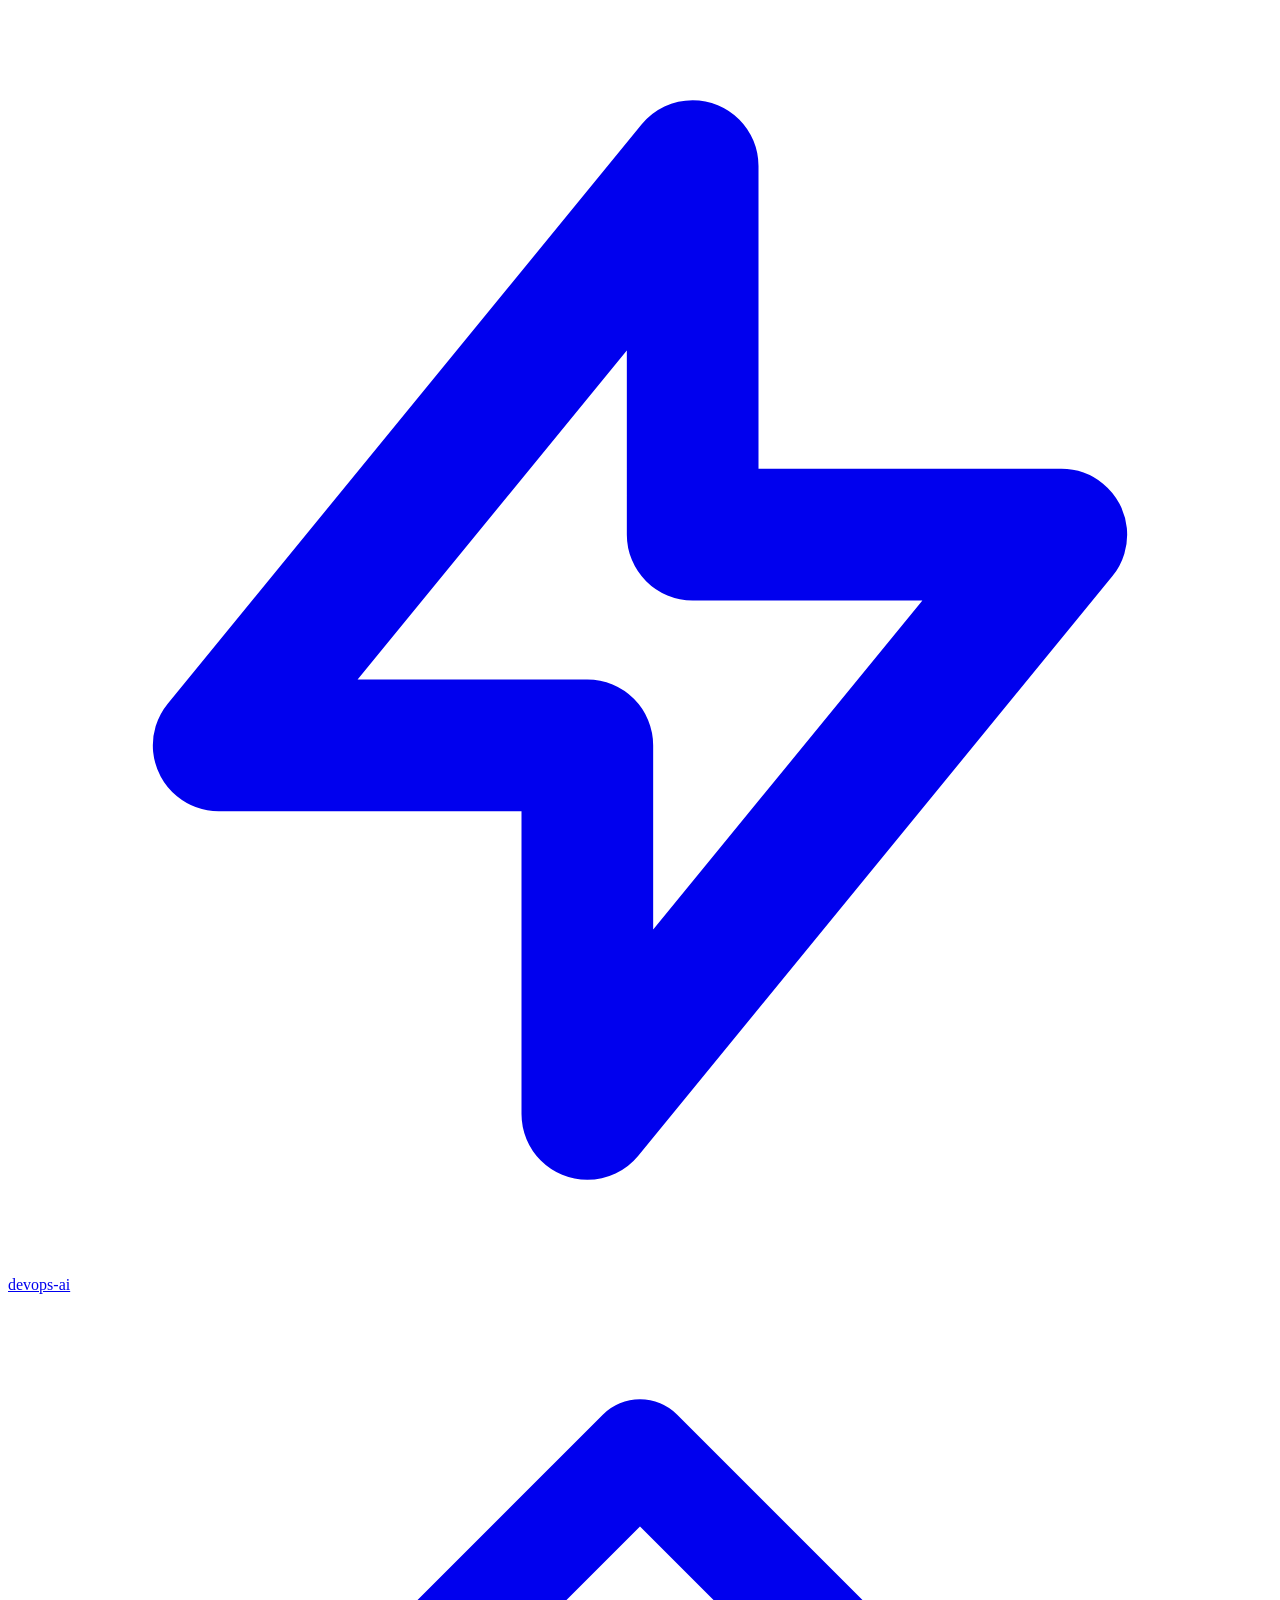
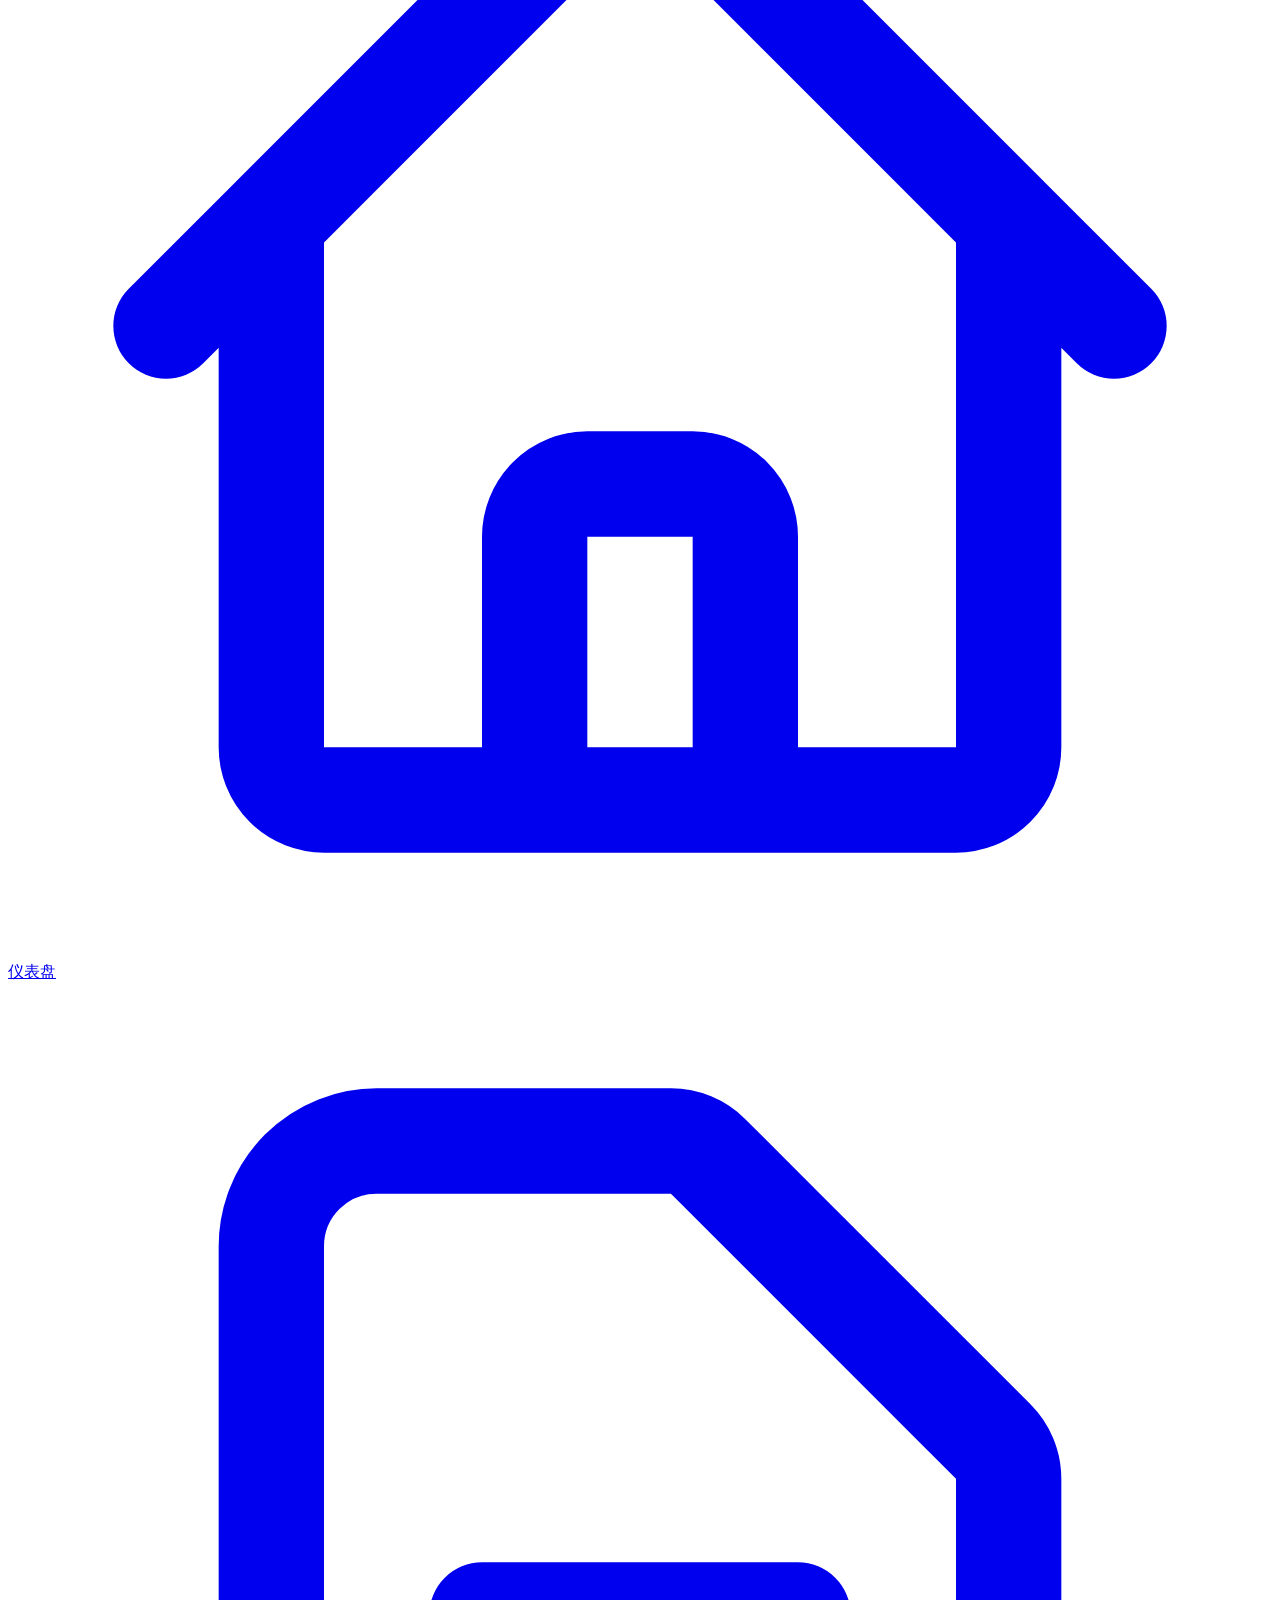
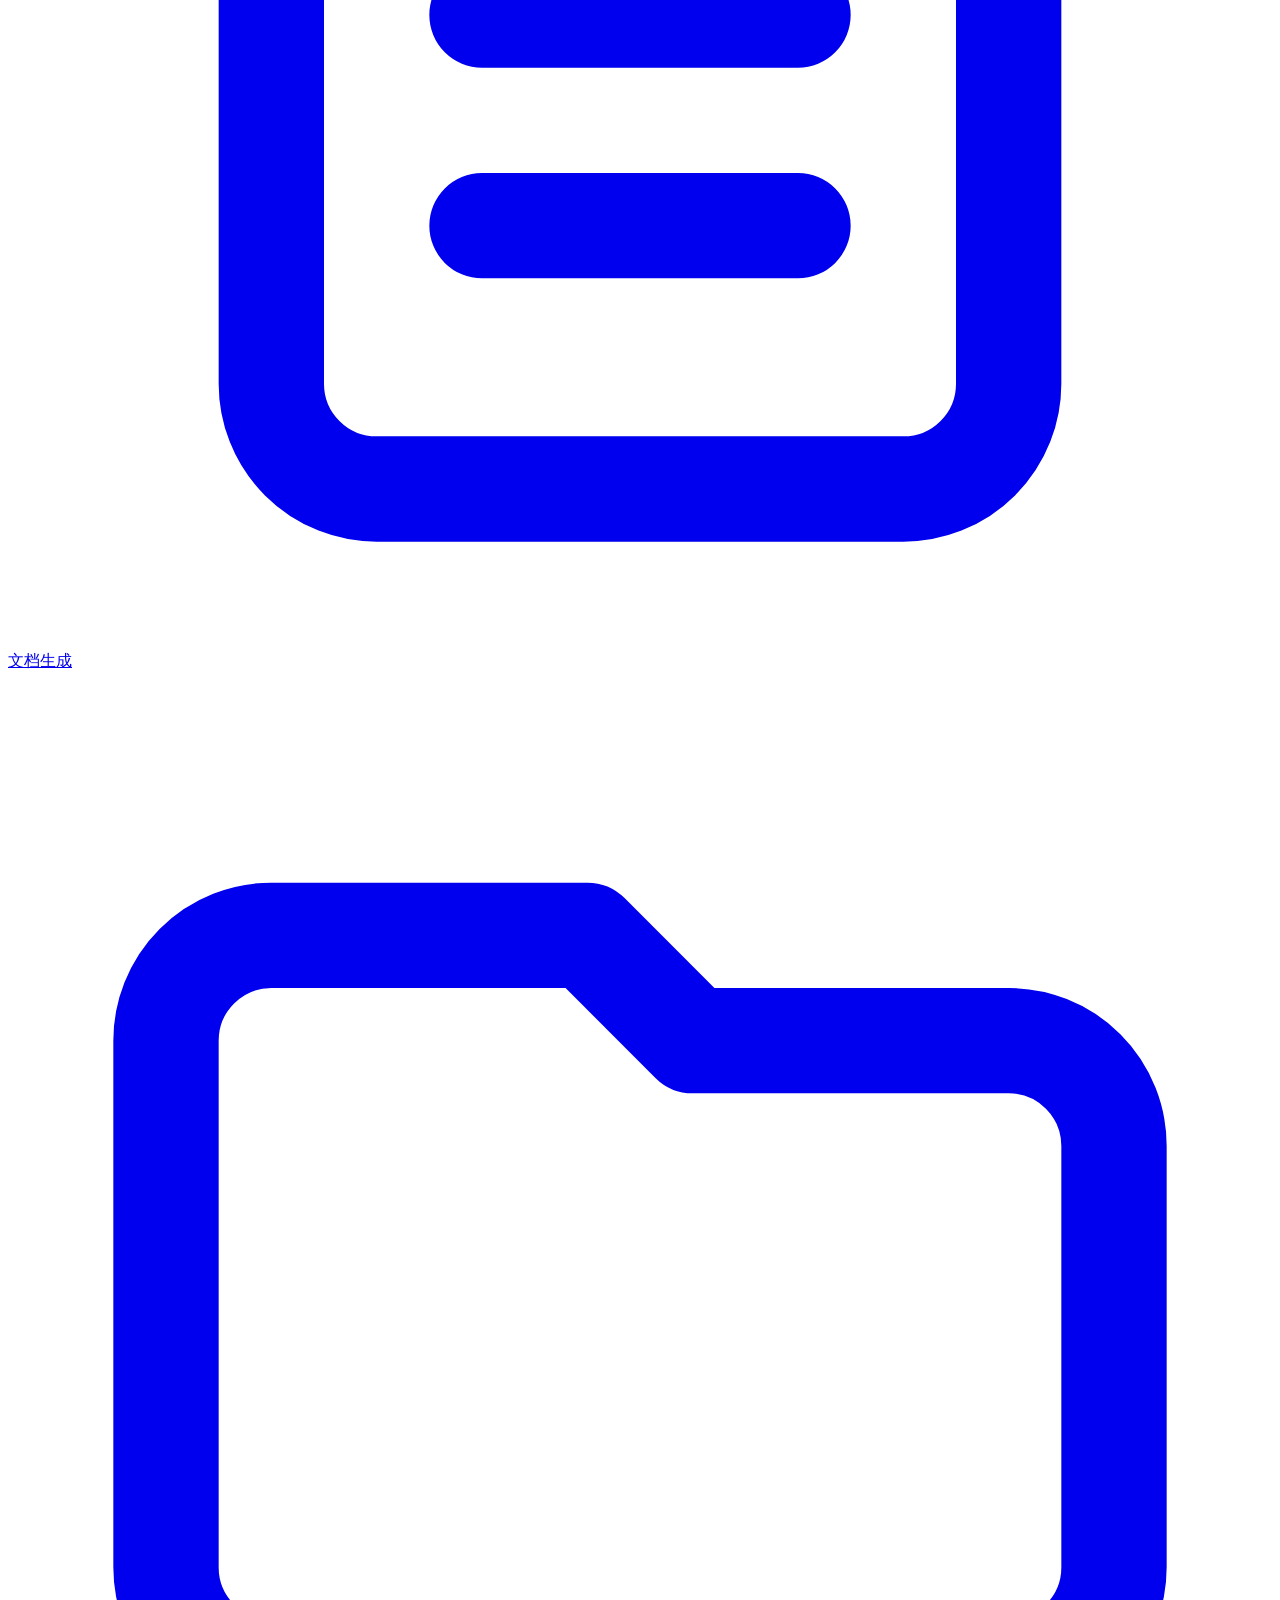
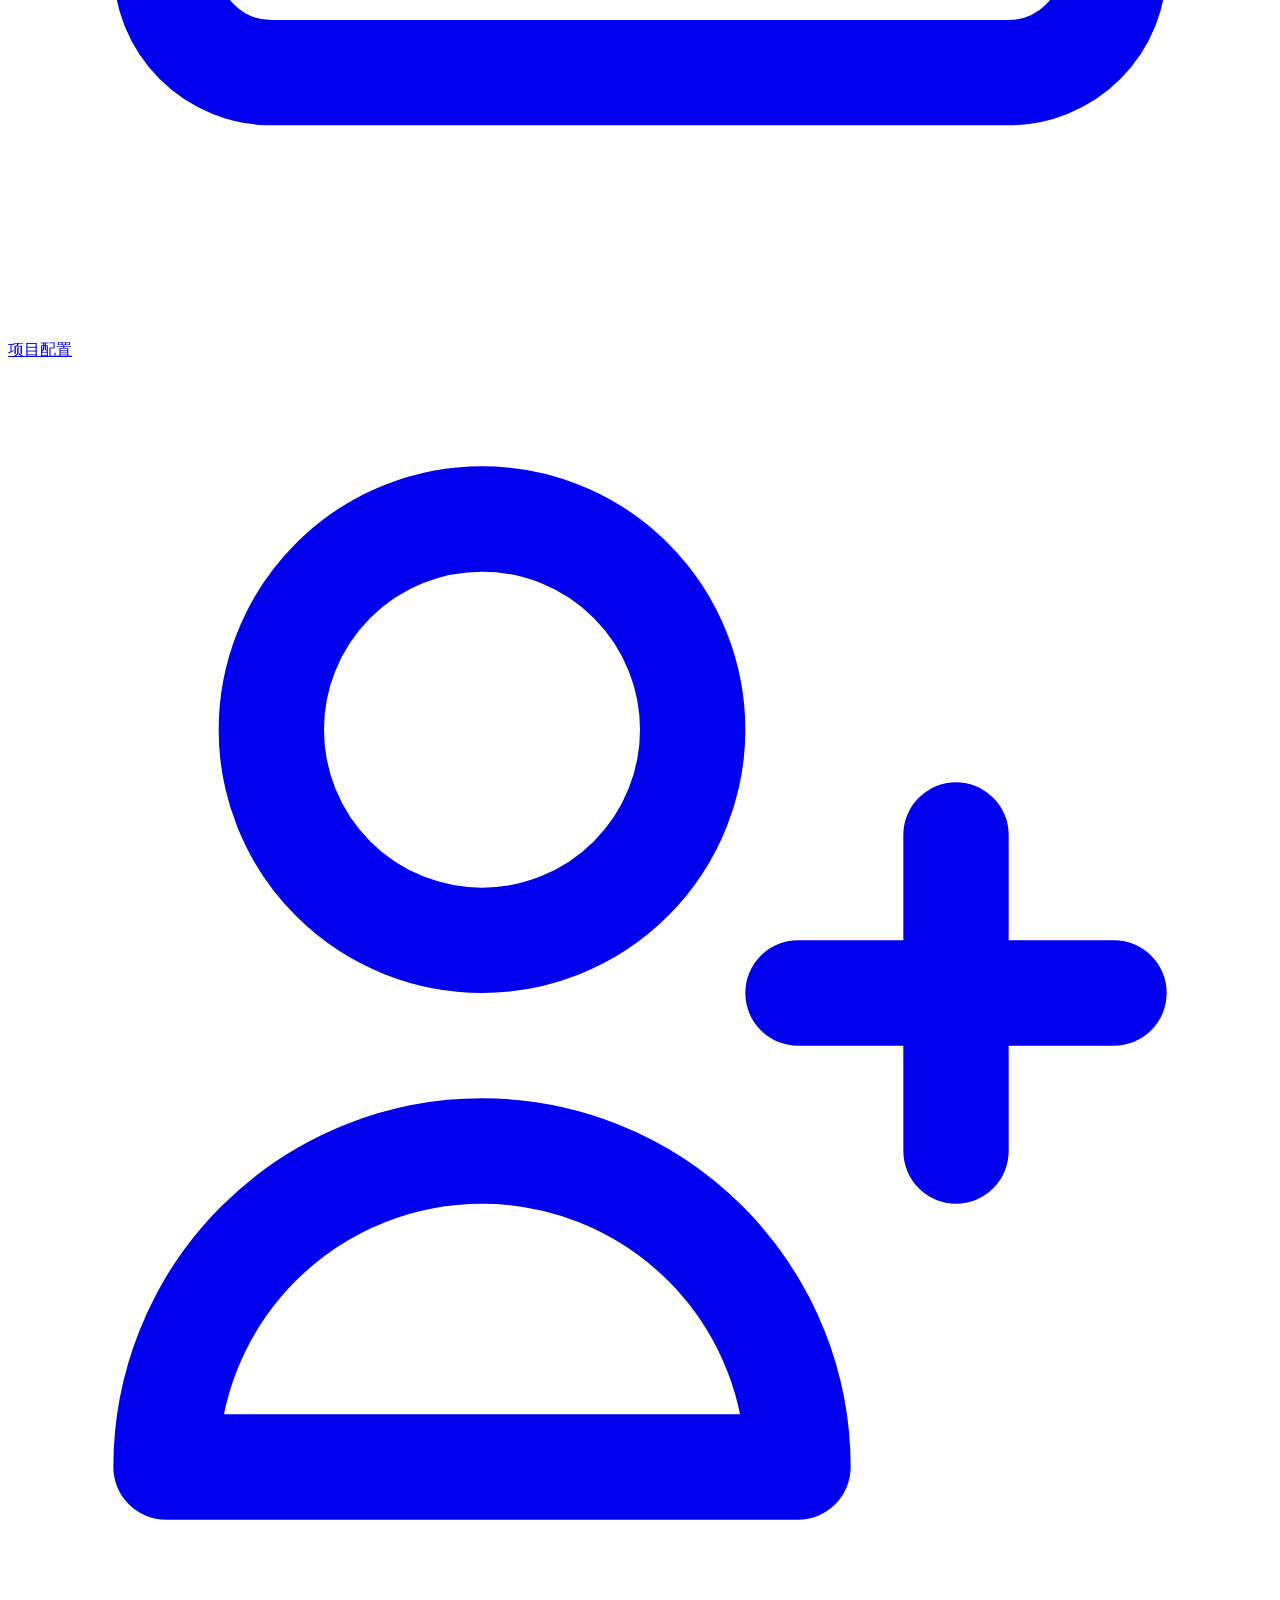
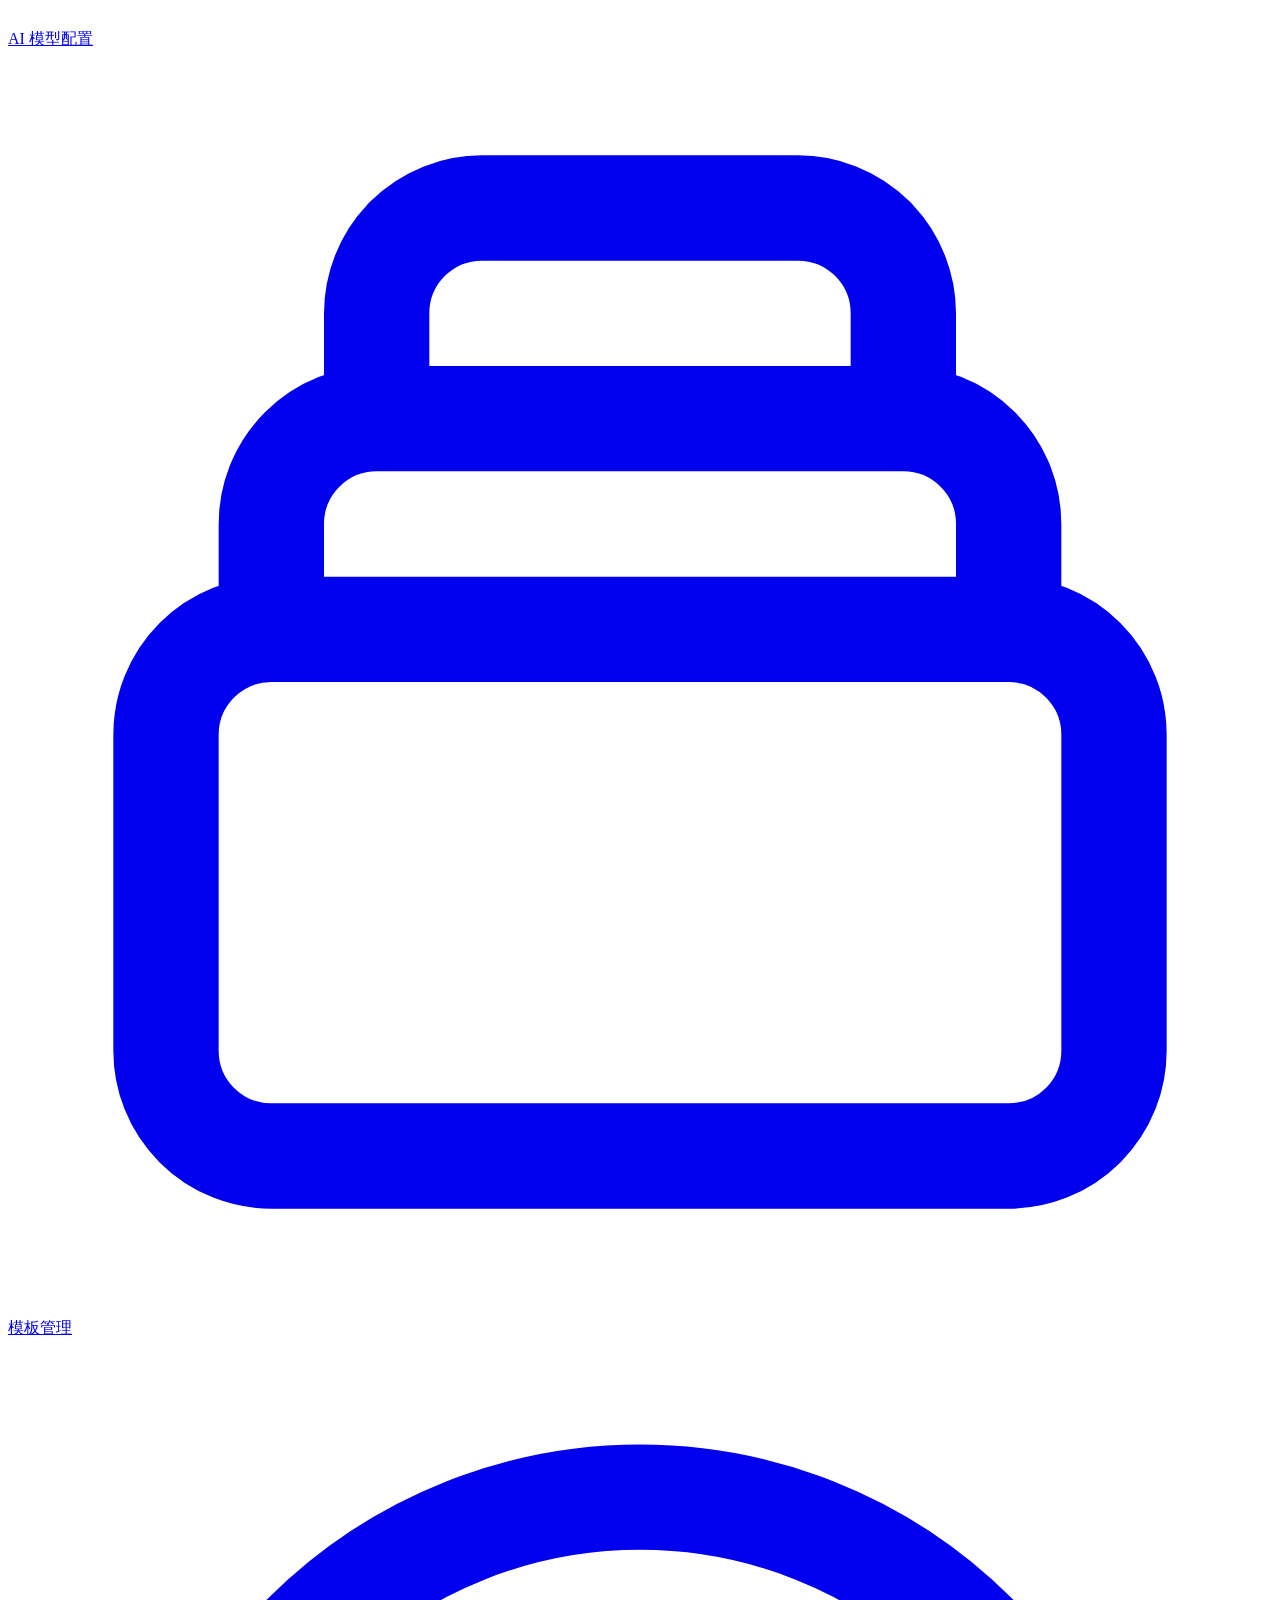
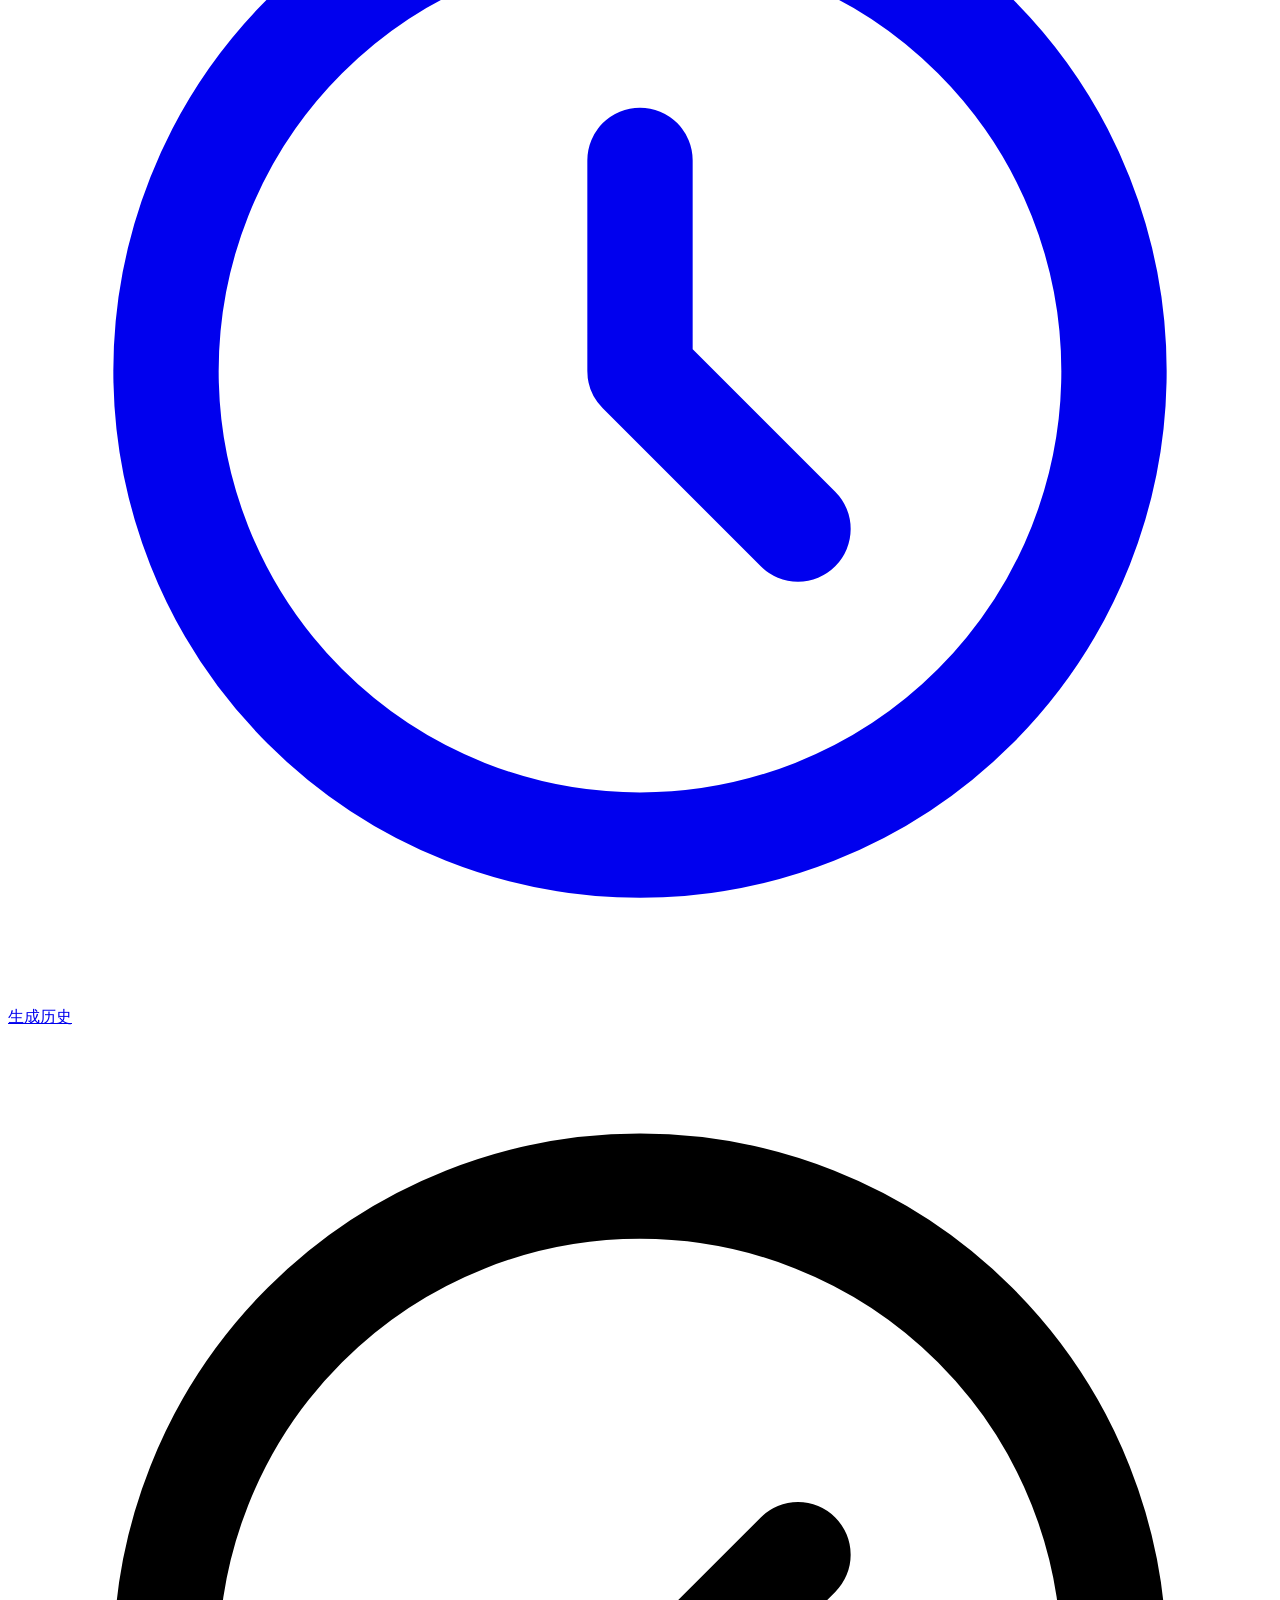
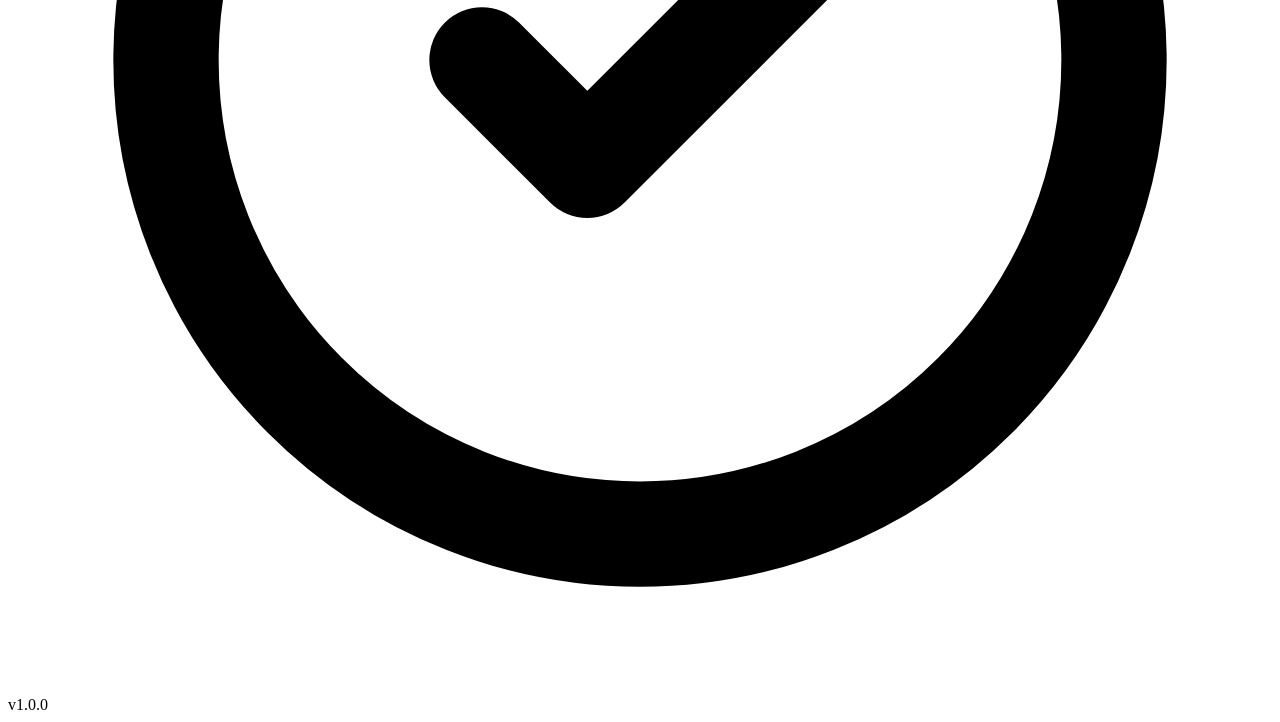
<file: devops-ai-web/src/main/resources/templates/fragments/sidebar.html>
<!DOCTYPE html>
<html xmlns:th="http://www.thymeleaf.org">
<body>
<nav class="fixed top-0 left-0 h-screen w-56 bg-[#0F172A] border-r border-[#1E293B] z-50 flex flex-col" th:fragment="sidebar">
    <div class="px-5 py-5 border-b border-[#1E293B]">
        <a href="/" class="flex items-center gap-2.5 no-underline">
            <div class="w-7 h-7 rounded-md bg-[#22C55E] flex items-center justify-center">
                <svg class="w-4 h-4 text-[#0F172A]" fill="none" stroke="currentColor" viewBox="0 0 24 24">
                    <path stroke-linecap="round" stroke-linejoin="round" stroke-width="2.5" d="M13 10V3L4 14h7v7l9-11h-7z"/>
                </svg>
            </div>
            <span class="text-[#F8FAFC] font-semibold text-sm tracking-tight">devops-ai</span>
        </a>
    </div>

    <div class="flex-1 py-3 px-2 space-y-0.5 overflow-y-auto">
        <a href="/" class="sidebar-link flex items-center gap-2.5 px-3 py-2 rounded-md text-sm text-[#94A3B8] no-underline">
            <svg class="w-4 h-4 shrink-0" fill="none" stroke="currentColor" viewBox="0 0 24 24">
                <path stroke-linecap="round" stroke-linejoin="round" stroke-width="2" d="M3 12l2-2m0 0l7-7 7 7M5 10v10a1 1 0 001 1h3m10-11l2 2m-2-2v10a1 1 0 01-1 1h-3m-6 0a1 1 0 001-1v-4a1 1 0 011-1h2a1 1 0 011 1v4a1 1 0 001 1m-6 0h6"/>
            </svg>
            <span>仪表盘</span>
        </a>
        <a href="/generate" class="sidebar-link flex items-center gap-2.5 px-3 py-2 rounded-md text-sm text-[#94A3B8] no-underline">
            <svg class="w-4 h-4 shrink-0" fill="none" stroke="currentColor" viewBox="0 0 24 24">
                <path stroke-linecap="round" stroke-linejoin="round" stroke-width="2" d="M9 12h6m-6 4h6m2 5H7a2 2 0 01-2-2V5a2 2 0 012-2h5.586a1 1 0 01.707.293l5.414 5.414a1 1 0 01.293.707V19a2 2 0 01-2 2z"/>
            </svg>
            <span>文档生成</span>
        </a>
        <a href="/config/project" class="sidebar-link flex items-center gap-2.5 px-3 py-2 rounded-md text-sm text-[#94A3B8] no-underline">
            <svg class="w-4 h-4 shrink-0" fill="none" stroke="currentColor" viewBox="0 0 24 24">
                <path stroke-linecap="round" stroke-linejoin="round" stroke-width="2" d="M3 7v10a2 2 0 002 2h14a2 2 0 002-2V9a2 2 0 00-2-2h-6l-2-2H5a2 2 0 00-2 2z"/>
            </svg>
            <span>项目配置</span>
        </a>
        <a href="/config/ai" class="sidebar-link flex items-center gap-2.5 px-3 py-2 rounded-md text-sm text-[#94A3B8] no-underline">
            <svg class="w-4 h-4 shrink-0" fill="none" stroke="currentColor" viewBox="0 0 24 24">
                <path stroke-linecap="round" stroke-linejoin="round" stroke-width="2" d="M13 7a4 4 0 11-8 0 4 4 0 018 0zM3 21a6 6 0 0112 0H3zM18 9v6m-3-3h6"/>
            </svg>
            <span>AI 模型配置</span>
        </a>
        <a href="/templates" class="sidebar-link flex items-center gap-2.5 px-3 py-2 rounded-md text-sm text-[#94A3B8] no-underline">
            <svg class="w-4 h-4 shrink-0" fill="none" stroke="currentColor" viewBox="0 0 24 24">
                <path stroke-linecap="round" stroke-linejoin="round" stroke-width="2" d="M19 11H5m14 0a2 2 0 012 2v6a2 2 0 01-2 2H5a2 2 0 01-2-2v-6a2 2 0 012-2m14 0V9a2 2 0 00-2-2M5 11V9a2 2 0 012-2m0 0V5a2 2 0 012-2h6a2 2 0 012 2v2M7 7h10"/>
            </svg>
            <span>模板管理</span>
        </a>
        <a href="/history" class="sidebar-link flex items-center gap-2.5 px-3 py-2 rounded-md text-sm text-[#94A3B8] no-underline">
            <svg class="w-4 h-4 shrink-0" fill="none" stroke="currentColor" viewBox="0 0 24 24">
                <path stroke-linecap="round" stroke-linejoin="round" stroke-width="2" d="M12 8v4l3 3m6-3a9 9 0 11-18 0 9 9 0 0118 0z"/>
            </svg>
            <span>生成历史</span>
        </a>
    </div>

    <div class="px-4 py-3 border-t border-[#1E293B]">
        <div class="flex items-center gap-2">
            <div class="w-5 h-5 rounded bg-[#1E293B] flex items-center justify-center">
                <svg class="w-3 h-3 text-[#22C55E]" fill="none" stroke="currentColor" viewBox="0 0 24 24">
                    <path stroke-linecap="round" stroke-linejoin="round" stroke-width="2" d="M9 12l2 2 4-4m6 2a9 9 0 11-18 0 9 9 0 0118 0z"/>
                </svg>
            </div>
            <span class="text-xs text-[#64748B]">v1.0.0</span>
        </div>
    </div>
</nav>
</body>
</html>
</file>
